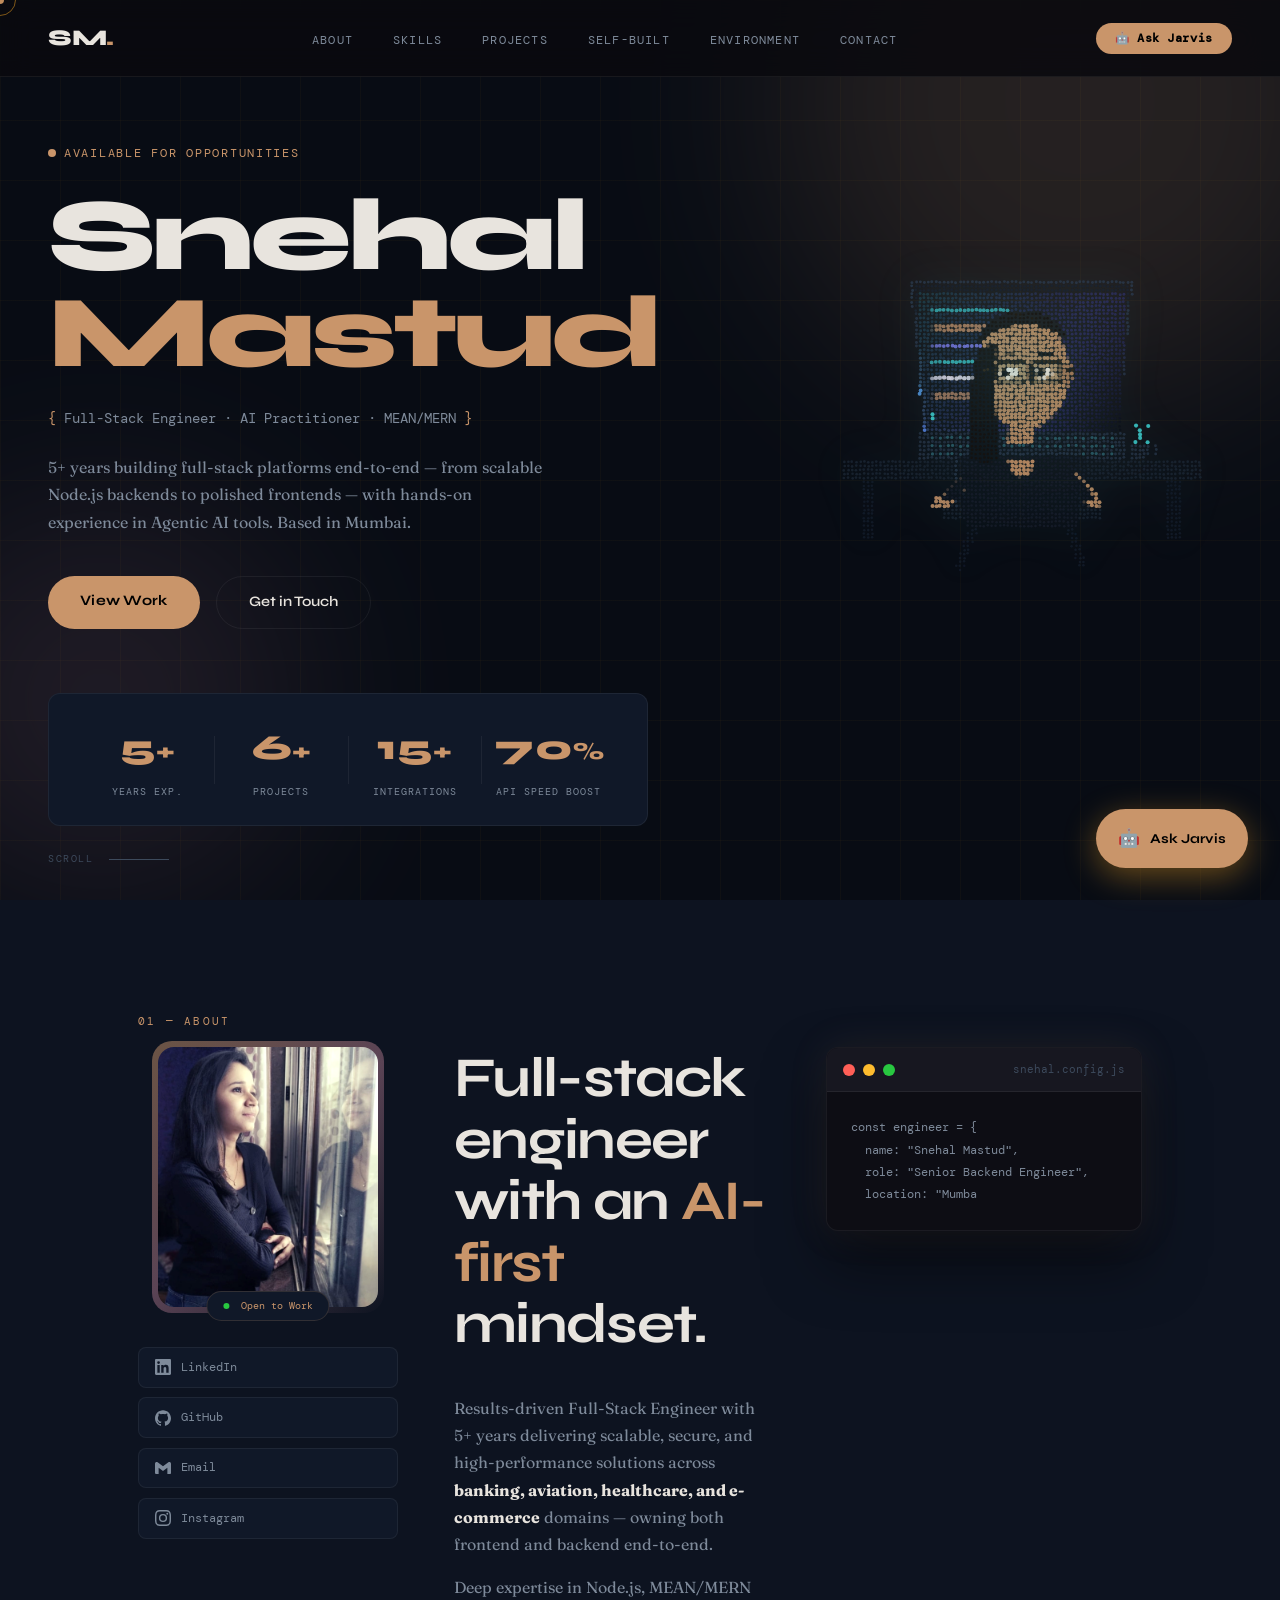
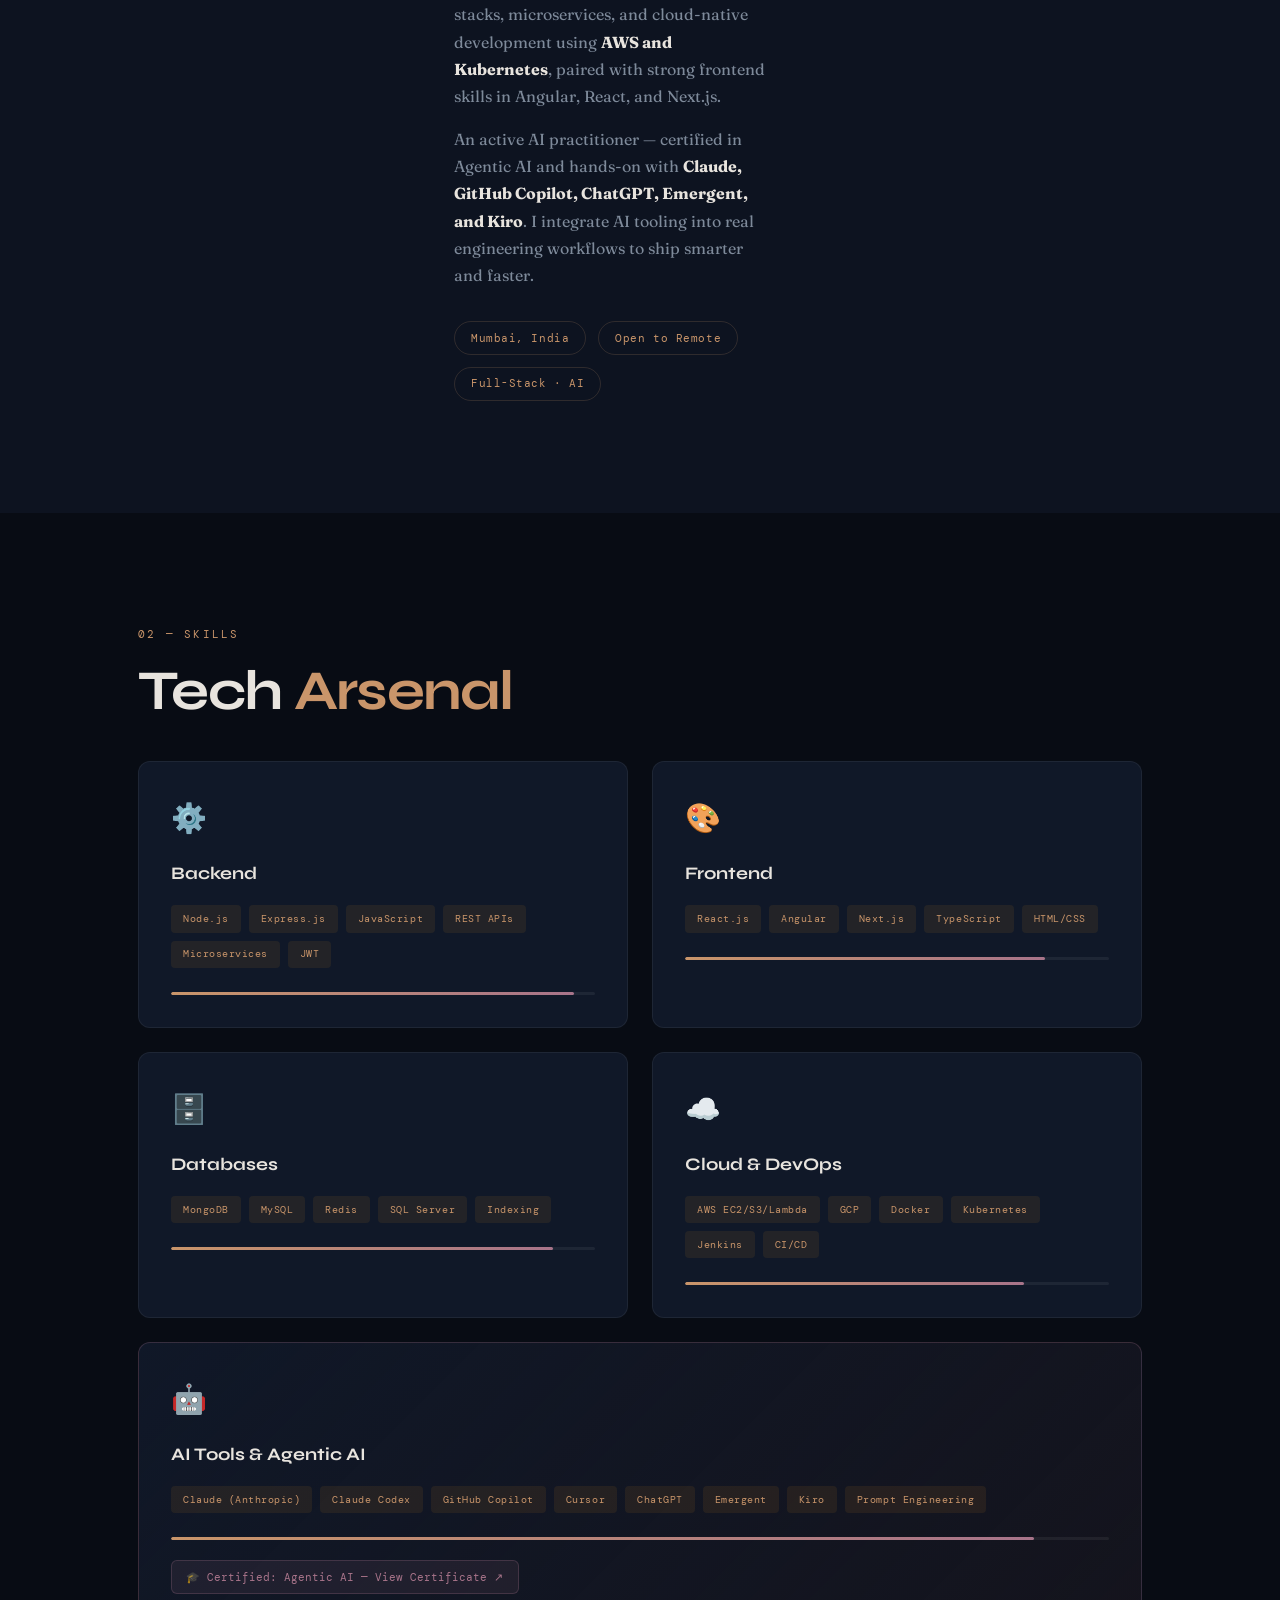
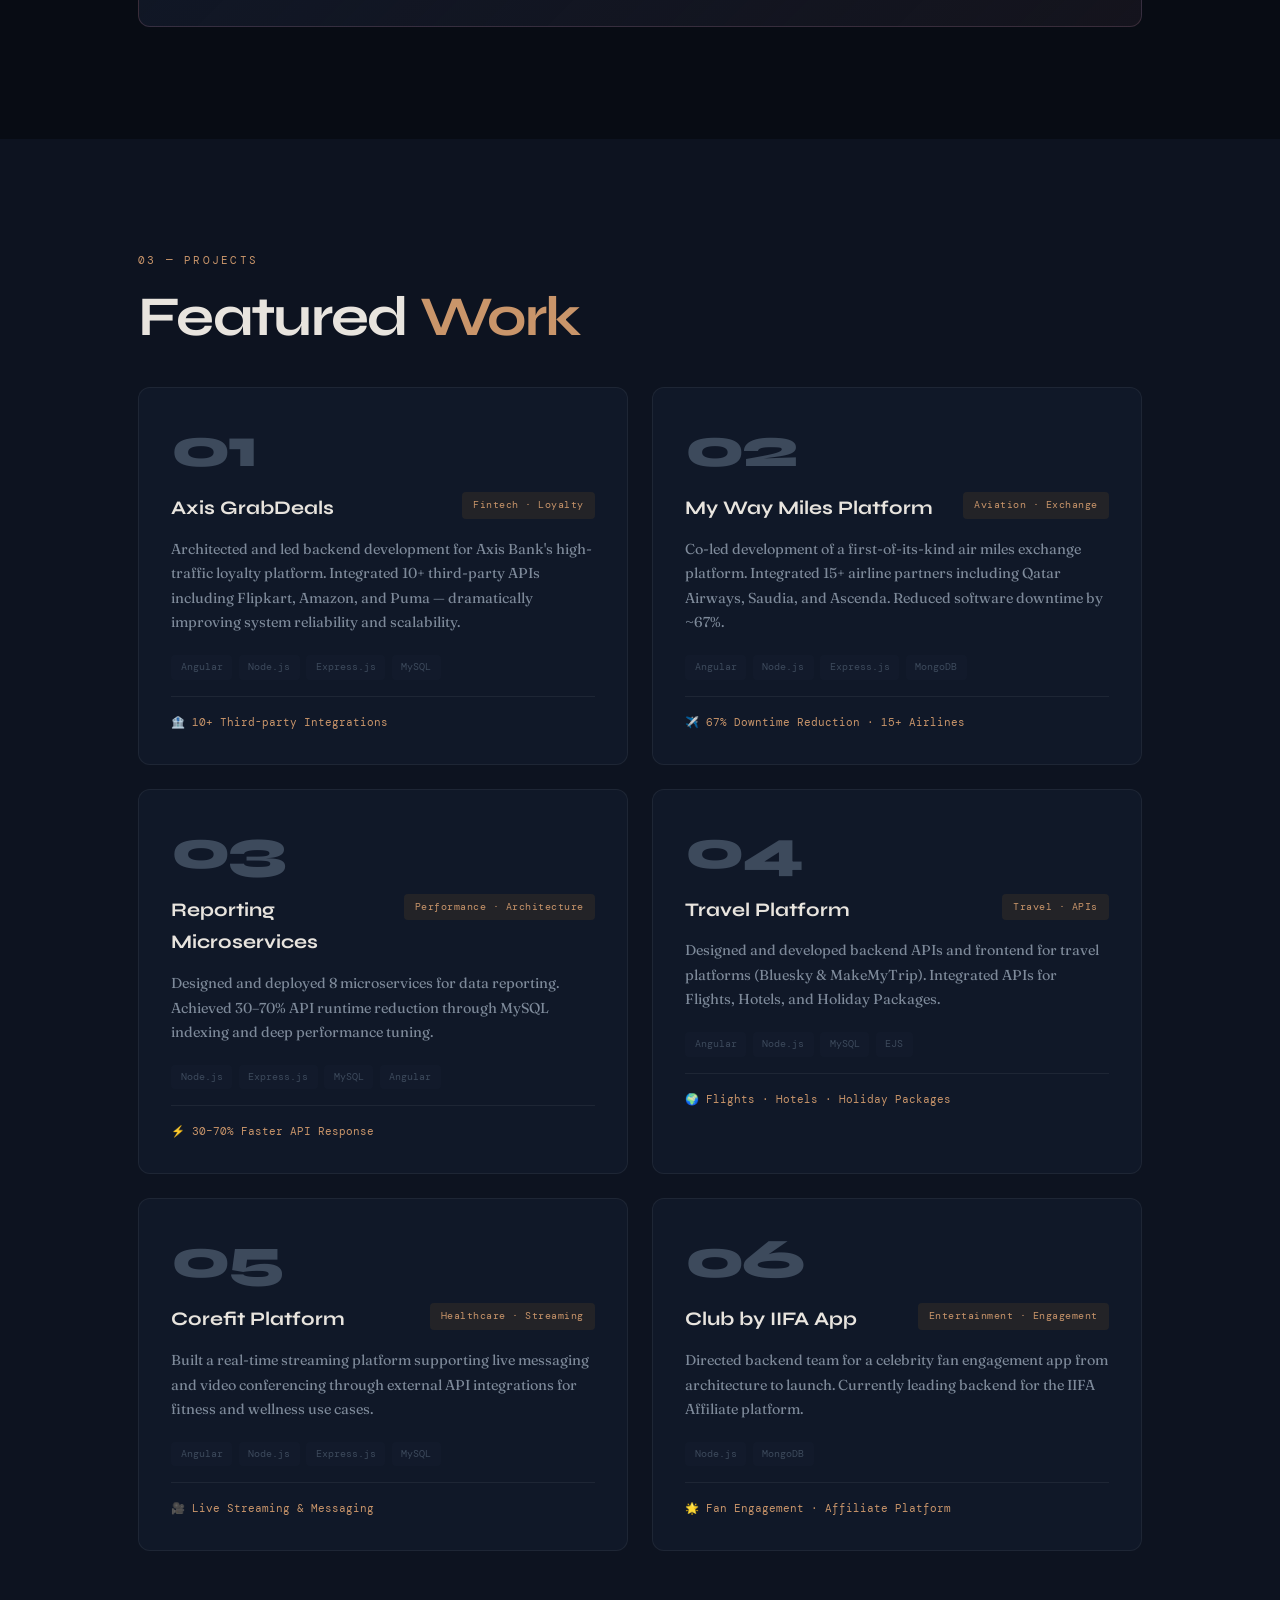
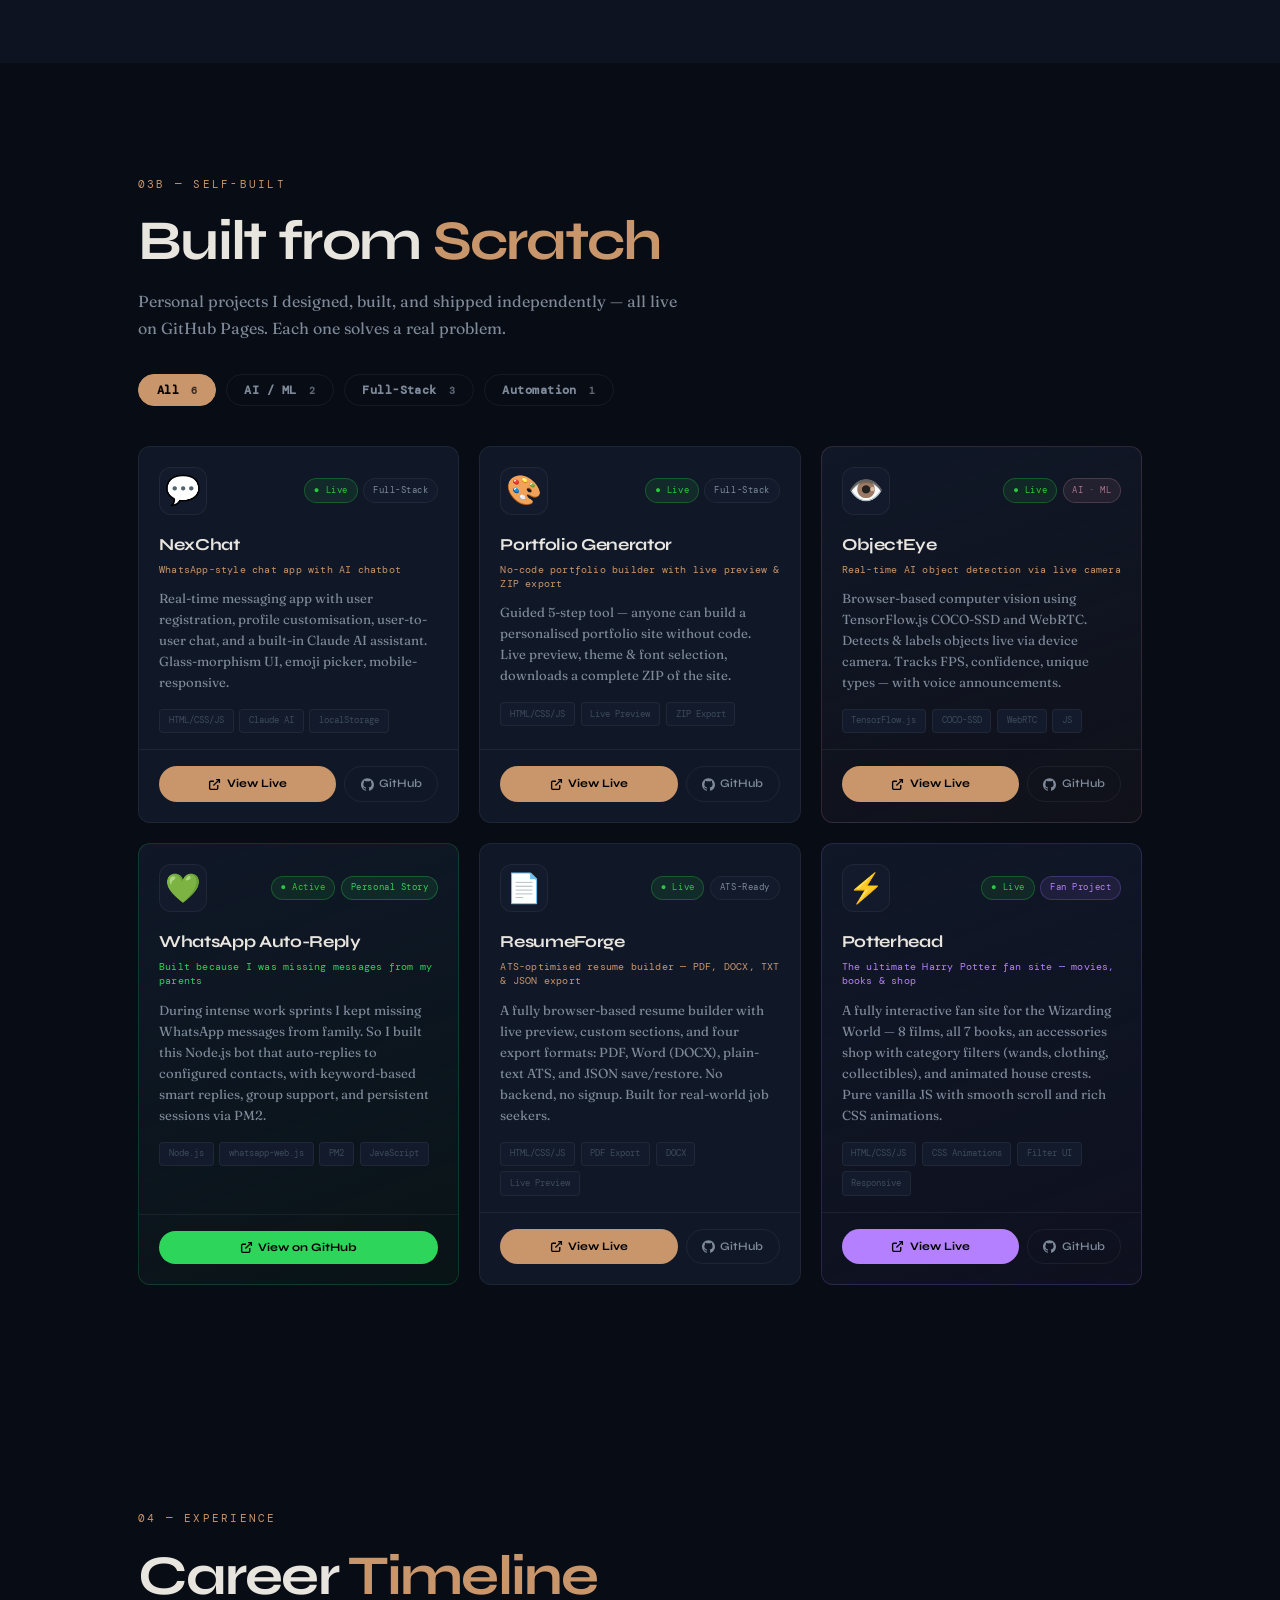
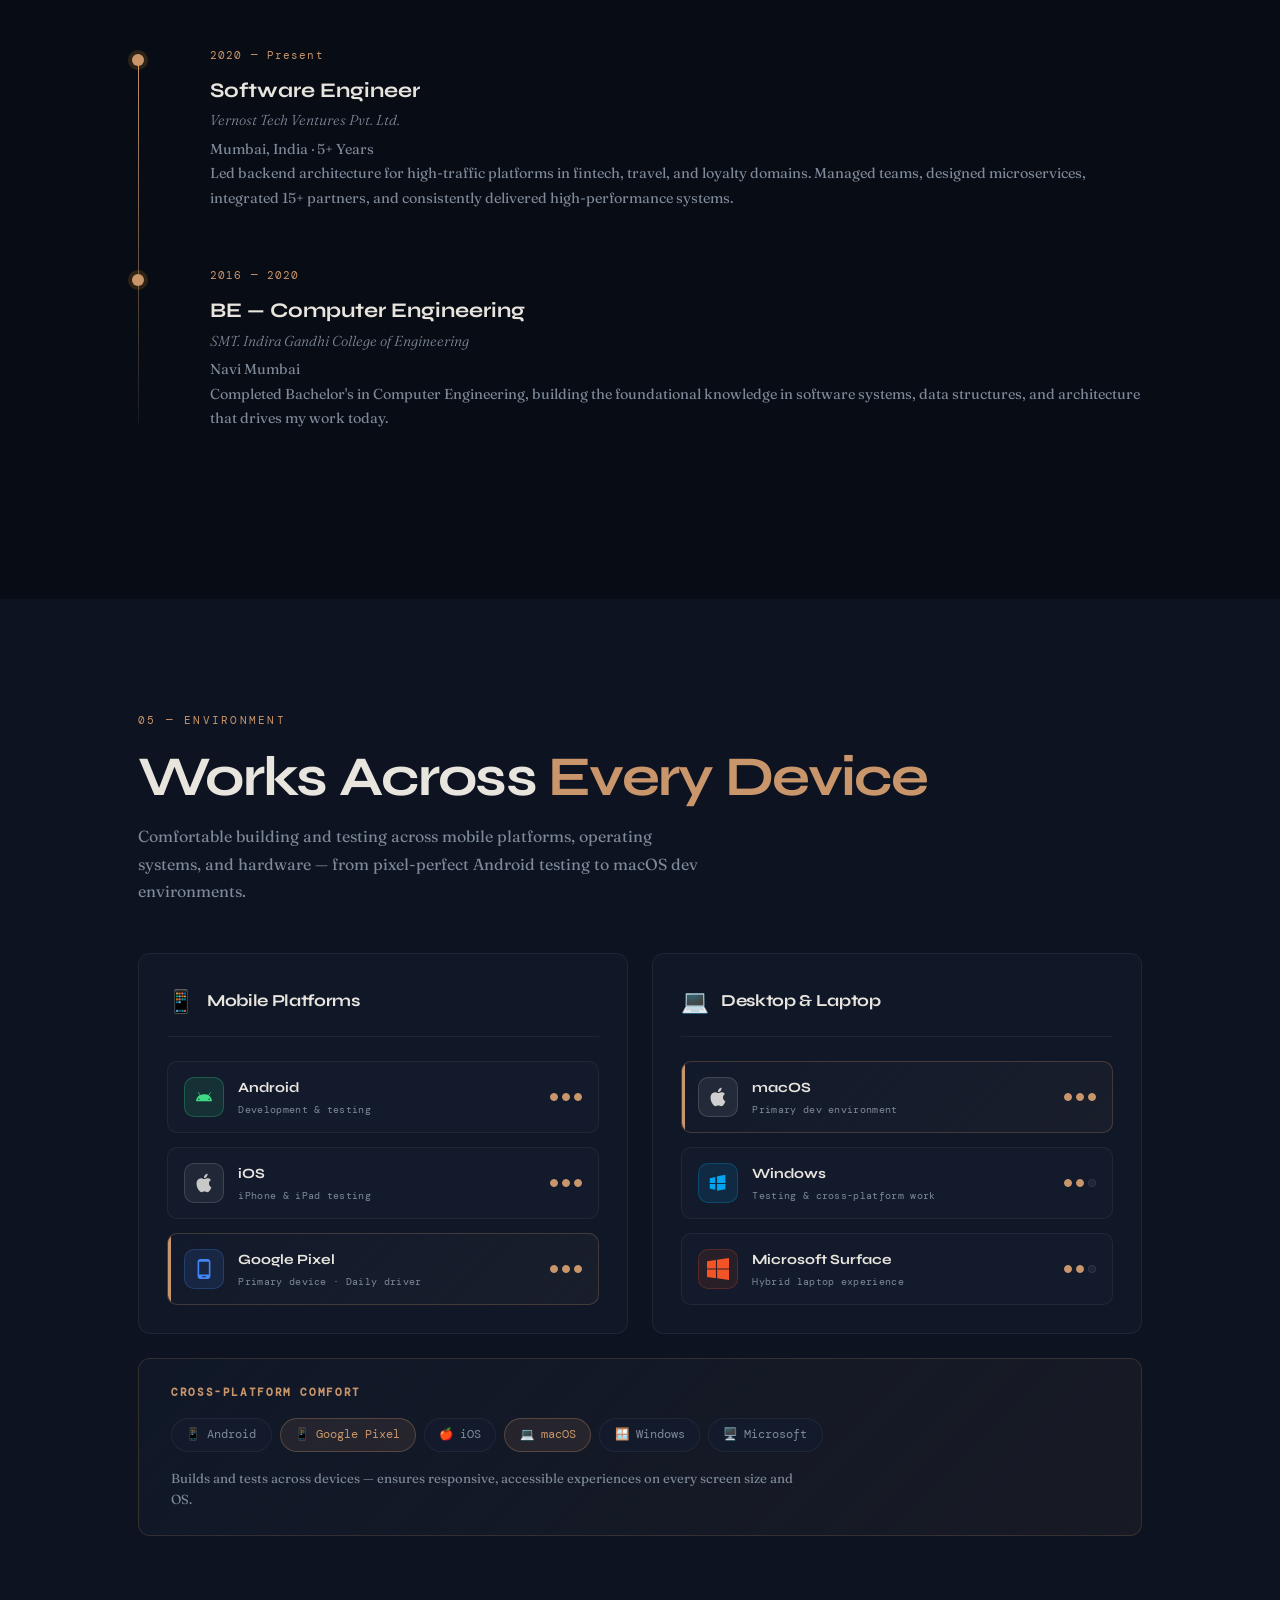
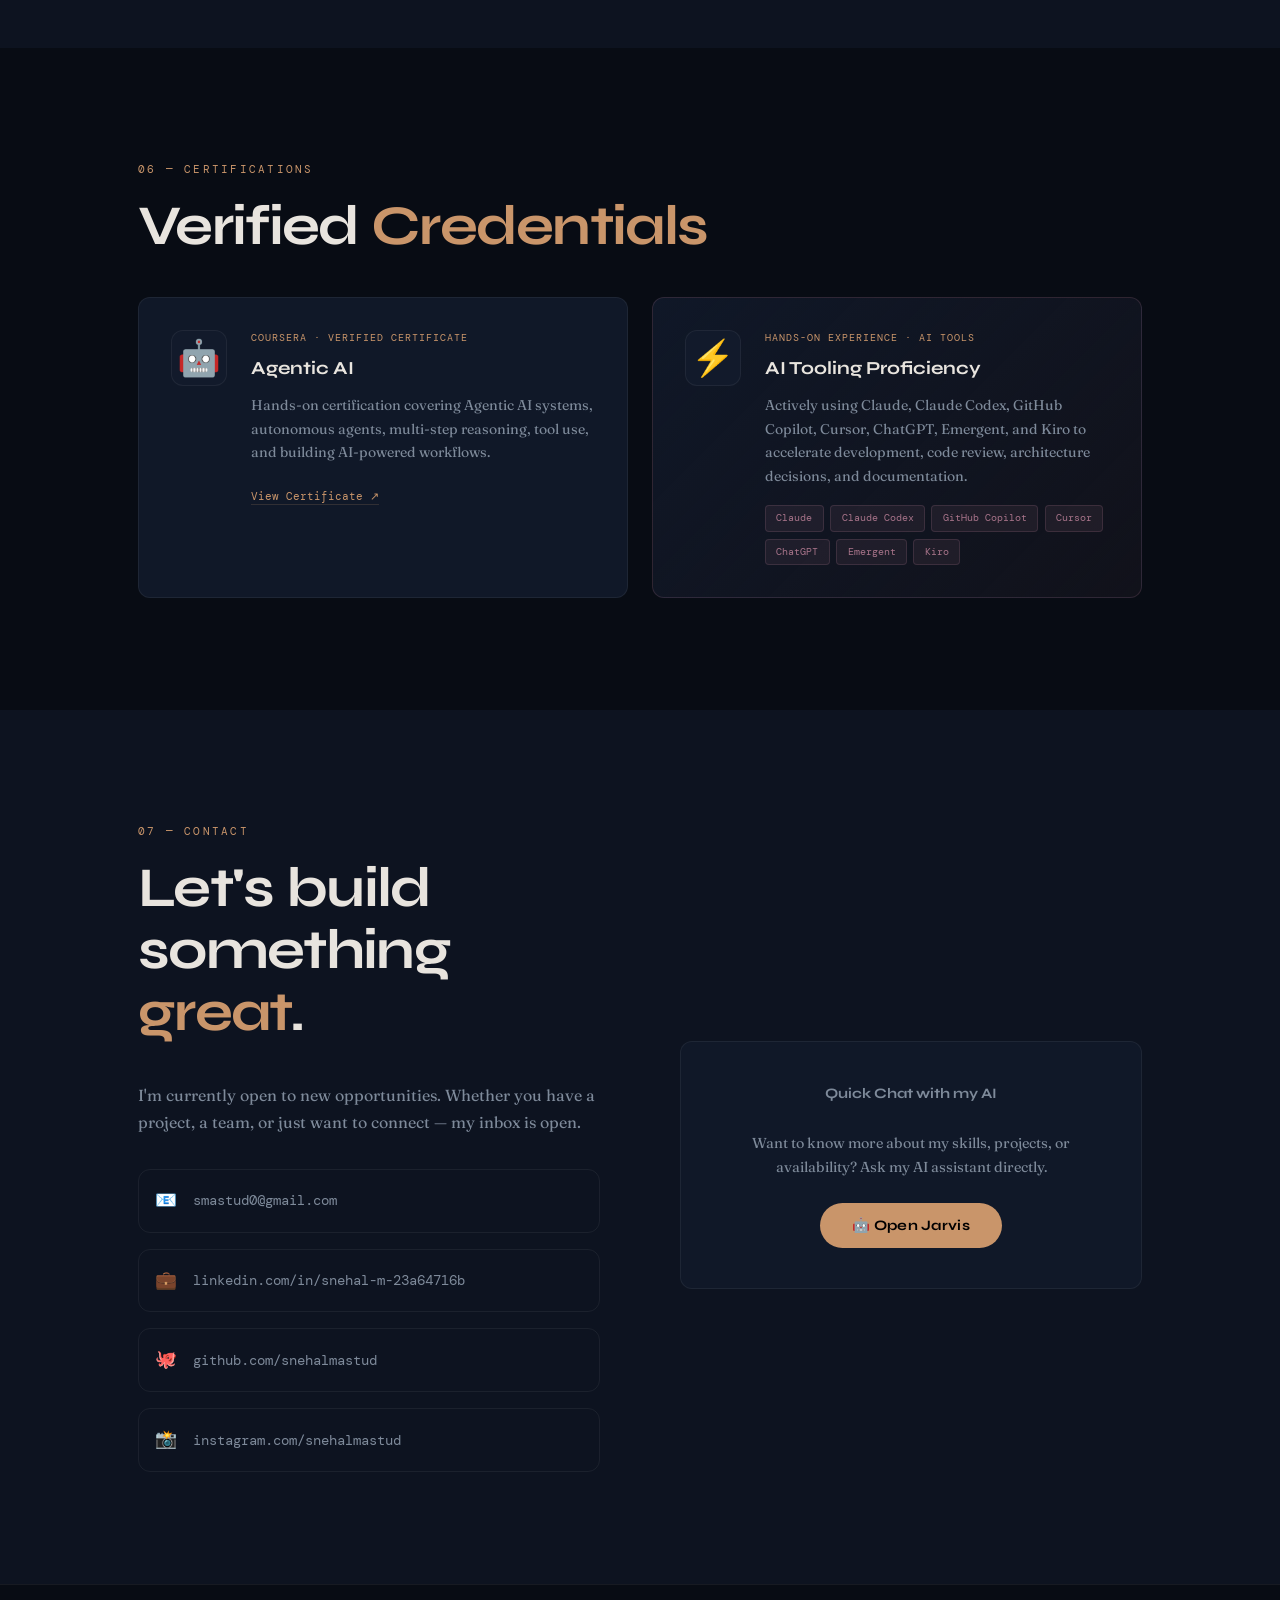
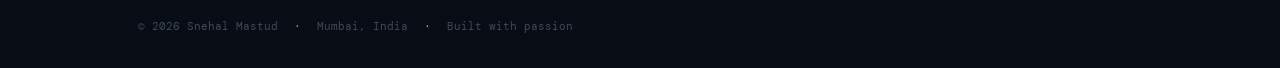
<file: index.html>
<!DOCTYPE html>
<html lang="en">
<head>
  <meta charset="UTF-8" />
  <meta name="viewport" content="width=device-width, initial-scale=1.0"/>
  <title>Snehal Mastud — Full-Stack & AI Engineer</title>
  <link rel="stylesheet" href="style.css" />
  <link href="https://fonts.googleapis.com/css2?family=Syne:wght@400;600;700;800&family=DM+Mono:ital,wght@0,300;0,400;1,300&family=Fraunces:ital,wght@0,300;0,700;1,300&display=swap" rel="stylesheet"/>
</head>
<body>

  <!-- Cursor -->
  <div class="cursor" id="cursor"></div>
  <div class="cursor-follower" id="cursor-follower"></div>

  <!-- Nav -->
  <nav class="nav" id="nav">
    <div class="nav-logo">SM<span class="dot">.</span></div>
    <ul class="nav-links">
      <li><a href="#about">About</a></li>
      <li><a href="#skills">Skills</a></li>
      <li><a href="#projects">Projects</a></li>
      <li><a href="#selfbuilt">Self-Built</a></li>
      <li><a href="#environment">Environment</a></li>
      <li><a href="#contact">Contact</a></li>
    </ul>
    <button class="chat-nav-btn" onclick="window.open('jarvis.html','_blank')">🤖 Ask Jarvis</button>
  </nav>

  <!-- Hero -->
  <section class="hero" id="hero">
    <div class="hero-bg">
      <div class="grid-overlay"></div>
      <div class="glow glow-1"></div>
      <div class="glow glow-2"></div>
    </div>

    <div class="hero-two-col">
      <!-- LEFT: text -->
      <div class="hero-content">
        <div class="hero-tag reveal">Available for opportunities</div>
        <h1 class="hero-title reveal">
          <span class="line">Snehal</span>
          <span class="line accent">Mastud</span>
        </h1>
        <p class="hero-role reveal"><span class="mono">{ </span>Full-Stack Engineer · AI Practitioner · MEAN/MERN<span class="mono"> }</span></p>
        <p class="hero-sub reveal">5+ years building full-stack platforms end-to-end — from scalable Node.js backends to polished frontends — with hands-on experience in Agentic AI tools. Based in Mumbai.</p>
        <div class="hero-cta reveal">
          <a href="#projects" class="btn-primary">View Work</a>
          <a href="#contact" class="btn-outline">Get in Touch</a>
        </div>
      </div>

      <!-- RIGHT: particle portrait -->
      <div class="hero-portrait-wrap" id="heroPortraitWrap">
        <canvas id="particleCanvas"></canvas>
        <div class="portrait-hint">hover to interact</div>
      </div>
    </div>

    <div class="hero-stats reveal">
      <div class="stat"><span class="stat-num" data-target="5">0</span><span>+</span><p>Years Exp.</p></div>
      <div class="stat-divider"></div>
      <div class="stat"><span class="stat-num" data-target="6">0</span><span>+</span><p>Projects</p></div>
      <div class="stat-divider"></div>
      <div class="stat"><span class="stat-num" data-target="15">0</span><span>+</span><p>Integrations</p></div>
      <div class="stat-divider"></div>
      <div class="stat"><span class="stat-num" data-target="70">0</span><span>%</span><p>API Speed Boost</p></div>
    </div>
    <div class="scroll-hint">
      <span>Scroll</span>
      <div class="scroll-line"></div>
    </div>
  </section>

  <!-- About -->
  <section class="about section" id="about">
    <div class="container">
      <div class="section-label reveal">01 — About</div>
      <div class="about-grid">
        <div class="about-photo-col reveal">
          <div class="photo-wrap">
            <img src="snehal.jpg" alt="Snehal Mastud" class="profile-photo" />
            <div class="photo-border"></div>
            <div class="photo-badge">
              <span class="online-dot"></span> Open to Work
            </div>
          </div>
          <div class="social-links">
            <a href="https://www.linkedin.com/in/snehal-m-23a64716b/" target="_blank" class="social-btn">
              <svg width="16" height="16" viewBox="0 0 24 24" fill="currentColor"><path d="M20.447 20.452h-3.554v-5.569c0-1.328-.027-3.037-1.852-3.037-1.853 0-2.136 1.445-2.136 2.939v5.667H9.351V9h3.414v1.561h.046c.477-.9 1.637-1.85 3.37-1.85 3.601 0 4.267 2.37 4.267 5.455v6.286zM5.337 7.433a2.062 2.062 0 0 1-2.063-2.065 2.064 2.064 0 1 1 2.063 2.065zm1.782 13.019H3.555V9h3.564v11.452zM22.225 0H1.771C.792 0 0 .774 0 1.729v20.542C0 23.227.792 24 1.771 24h20.451C23.2 24 24 23.227 24 22.271V1.729C24 .774 23.2 0 22.222 0h.003z"/></svg>
              LinkedIn
            </a>
            <a href="https://github.com/snehalmastud" target="_blank" class="social-btn">
              <svg width="16" height="16" viewBox="0 0 24 24" fill="currentColor"><path d="M12 .297c-6.63 0-12 5.373-12 12 0 5.303 3.438 9.8 8.205 11.385.6.113.82-.258.82-.577 0-.285-.01-1.04-.015-2.04-3.338.724-4.042-1.61-4.042-1.61C4.422 18.07 3.633 17.7 3.633 17.7c-1.087-.744.084-.729.084-.729 1.205.084 1.838 1.236 1.838 1.236 1.07 1.835 2.809 1.305 3.495.998.108-.776.417-1.305.76-1.605-2.665-.3-5.466-1.332-5.466-5.93 0-1.31.465-2.38 1.235-3.22-.135-.303-.54-1.523.105-3.176 0 0 1.005-.322 3.3 1.23.96-.267 1.98-.399 3-.405 1.02.006 2.04.138 3 .405 2.28-1.552 3.285-1.23 3.285-1.23.645 1.653.24 2.873.12 3.176.765.84 1.23 1.91 1.23 3.22 0 4.61-2.805 5.625-5.475 5.92.42.36.81 1.096.81 2.22 0 1.606-.015 2.896-.015 3.286 0 .315.21.69.825.57C20.565 22.092 24 17.592 24 12.297c0-6.627-5.373-12-12-12"/></svg>
              GitHub
            </a>
            <a href="mailto:smastud0@gmail.com" class="social-btn">
              <svg width="16" height="16" viewBox="0 0 24 24" fill="currentColor"><path d="M24 5.457v13.909c0 .904-.732 1.636-1.636 1.636h-3.819V11.73L12 16.64l-6.545-4.91v9.273H1.636A1.636 1.636 0 0 1 0 19.366V5.457c0-2.023 2.309-3.178 3.927-1.964L5.455 4.64 12 9.548l6.545-4.91 1.528-1.145C21.69 2.28 24 3.434 24 5.457z"/></svg>
              Email
            </a>
            <a href="https://www.instagram.com/snehalmastud" target="_blank" class="social-btn">
              <svg width="16" height="16" viewBox="0 0 24 24" fill="currentColor"><path d="M12 2.163c3.204 0 3.584.012 4.85.07 3.252.148 4.771 1.691 4.919 4.919.058 1.265.069 1.645.069 4.849 0 3.205-.012 3.584-.069 4.849-.149 3.225-1.664 4.771-4.919 4.919-1.266.058-1.644.07-4.85.07-3.204 0-3.584-.012-4.849-.07-3.26-.149-4.771-1.699-4.919-4.92-.058-1.265-.07-1.644-.07-4.849 0-3.204.013-3.583.07-4.849.149-3.227 1.664-4.771 4.919-4.919 1.266-.057 1.645-.069 4.849-.069zM12 0C8.741 0 8.333.014 7.053.072 2.695.272.273 2.69.073 7.052.014 8.333 0 8.741 0 12c0 3.259.014 3.668.072 4.948.2 4.358 2.618 6.78 6.98 6.98C8.333 23.986 8.741 24 12 24c3.259 0 3.668-.014 4.948-.072 4.354-.2 6.782-2.618 6.979-6.98.059-1.28.073-1.689.073-4.948 0-3.259-.014-3.667-.072-4.947-.196-4.354-2.617-6.78-6.979-6.98C15.668.014 15.259 0 12 0zm0 5.838a6.162 6.162 0 1 0 0 12.324 6.162 6.162 0 0 0 0-12.324zM12 16a4 4 0 1 1 0-8 4 4 0 0 1 0 8zm6.406-11.845a1.44 1.44 0 1 0 0 2.881 1.44 1.44 0 0 0 0-2.881z"/></svg>
              Instagram
            </a>
          </div>
        </div>
        <div class="about-text reveal">
          <h2 class="section-title">Full-stack engineer with an <em>AI-first</em> mindset.</h2>
          <p>Results-driven Full-Stack Engineer with 5+ years delivering scalable, secure, and high-performance solutions across <strong>banking, aviation, healthcare, and e-commerce</strong> domains — owning both frontend and backend end-to-end.</p>
          <p>Deep expertise in Node.js, MEAN/MERN stacks, microservices, and cloud-native development using <strong>AWS and Kubernetes</strong>, paired with strong frontend skills in Angular, React, and Next.js.</p>
          <p>An active AI practitioner — certified in Agentic AI and hands-on with <strong>Claude, GitHub Copilot, ChatGPT, Emergent, and Kiro</strong>. I integrate AI tooling into real engineering workflows to ship smarter and faster.</p>
          <div class="about-badges">
            <span class="badge">Mumbai, India</span>
            <span class="badge">Open to Remote</span>
            <span class="badge">Full-Stack · AI</span>
          </div>
        </div>
        <div class="about-visual reveal">
          <div class="terminal">
            <div class="terminal-header">
              <span class="t-btn red"></span>
              <span class="t-btn yellow"></span>
              <span class="t-btn green"></span>
              <span class="t-title">snehal.config.js</span>
            </div>
            <div class="terminal-body">
              <pre id="terminal-text"></pre>
            </div>
          </div>
        </div>
      </div>
    </div>
  </section>

  <!-- Skills -->
  <section class="skills section" id="skills">
    <div class="container">
      <div class="section-label reveal">02 — Skills</div>
      <h2 class="section-title reveal">Tech <em>Arsenal</em></h2>
      <div class="skills-grid">
        <div class="skill-card reveal" data-delay="0">
          <div class="skill-icon">⚙️</div>
          <h3>Backend</h3>
          <div class="skill-tags">
            <span>Node.js</span><span>Express.js</span><span>JavaScript</span><span>REST APIs</span><span>Microservices</span><span>JWT</span>
          </div>
          <div class="skill-bar"><div class="skill-fill" data-width="95"></div></div>
        </div>
        <div class="skill-card reveal" data-delay="100">
          <div class="skill-icon">🎨</div>
          <h3>Frontend</h3>
          <div class="skill-tags">
            <span>React.js</span><span>Angular</span><span>Next.js</span><span>TypeScript</span><span>HTML/CSS</span>
          </div>
          <div class="skill-bar"><div class="skill-fill" data-width="85"></div></div>
        </div>
        <div class="skill-card reveal" data-delay="200">
          <div class="skill-icon">🗄️</div>
          <h3>Databases</h3>
          <div class="skill-tags">
            <span>MongoDB</span><span>MySQL</span><span>Redis</span><span>SQL Server</span><span>Indexing</span>
          </div>
          <div class="skill-bar"><div class="skill-fill" data-width="90"></div></div>
        </div>
        <div class="skill-card reveal" data-delay="300">
          <div class="skill-icon">☁️</div>
          <h3>Cloud & DevOps</h3>
          <div class="skill-tags">
            <span>AWS EC2/S3/Lambda</span><span>GCP</span><span>Docker</span><span>Kubernetes</span><span>Jenkins</span><span>CI/CD</span>
          </div>
          <div class="skill-bar"><div class="skill-fill" data-width="80"></div></div>
        </div>
        <div class="skill-card skill-card--ai reveal" data-delay="0">
          <div class="skill-icon">🤖</div>
          <h3>AI Tools & Agentic AI</h3>
          <div class="skill-tags">
            <span>Claude (Anthropic)</span><span>Claude Codex</span><span>GitHub Copilot</span><span>Cursor</span><span>ChatGPT</span><span>Emergent</span><span>Kiro</span><span>Prompt Engineering</span>
          </div>
          <div class="skill-bar"><div class="skill-fill" data-width="92"></div></div>
          <a href="https://www.coursera.org/account/accomplishments/verify/E7F2MHAH1GH0" target="_blank" class="cert-badge">
            🎓 Certified: Agentic AI — View Certificate ↗
          </a>
        </div>
      </div>
    </div>
  </section>

  <!-- Projects -->
  <section class="projects section" id="projects">
    <div class="container">
      <div class="section-label reveal">03 — Projects</div>
      <h2 class="section-title reveal">Featured <em>Work</em></h2>
      <div class="projects-list">

        <div class="project-card reveal" data-delay="0">
          <div class="project-num">01</div>
          <div class="project-content">
            <div class="project-header">
              <h3>Axis GrabDeals</h3>
              <span class="project-domain">Fintech · Loyalty</span>
            </div>
            <p>Architected and led backend development for Axis Bank's high-traffic loyalty platform. Integrated 10+ third-party APIs including Flipkart, Amazon, and Puma — dramatically improving system reliability and scalability.</p>
            <div class="project-tech"><span>Angular</span><span>Node.js</span><span>Express.js</span><span>MySQL</span></div>
            <div class="project-highlight">🏦 10+ Third-party Integrations</div>
          </div>
        </div>

        <div class="project-card reveal" data-delay="100">
          <div class="project-num">02</div>
          <div class="project-content">
            <div class="project-header">
              <h3>My Way Miles Platform</h3>
              <span class="project-domain">Aviation · Exchange</span>
            </div>
            <p>Co-led development of a first-of-its-kind air miles exchange platform. Integrated 15+ airline partners including Qatar Airways, Saudia, and Ascenda. Reduced software downtime by ~67%.</p>
            <div class="project-tech"><span>Angular</span><span>Node.js</span><span>Express.js</span><span>MongoDB</span></div>
            <div class="project-highlight">✈️ 67% Downtime Reduction · 15+ Airlines</div>
          </div>
        </div>

        <div class="project-card reveal" data-delay="200">
          <div class="project-num">03</div>
          <div class="project-content">
            <div class="project-header">
              <h3>Reporting Microservices</h3>
              <span class="project-domain">Performance · Architecture</span>
            </div>
            <p>Designed and deployed 8 microservices for data reporting. Achieved 30–70% API runtime reduction through MySQL indexing and deep performance tuning.</p>
            <div class="project-tech"><span>Node.js</span><span>Express.js</span><span>MySQL</span><span>Angular</span></div>
            <div class="project-highlight">⚡ 30–70% Faster API Response</div>
          </div>
        </div>

        <div class="project-card reveal" data-delay="0">
          <div class="project-num">04</div>
          <div class="project-content">
            <div class="project-header">
              <h3>Travel Platform</h3>
              <span class="project-domain">Travel · APIs</span>
            </div>
            <p>Designed and developed backend APIs and frontend for travel platforms (Bluesky & MakeMyTrip). Integrated APIs for Flights, Hotels, and Holiday Packages.</p>
            <div class="project-tech"><span>Angular</span><span>Node.js</span><span>MySQL</span><span>EJS</span></div>
            <div class="project-highlight">🌍 Flights · Hotels · Holiday Packages</div>
          </div>
        </div>

        <div class="project-card reveal" data-delay="100">
          <div class="project-num">05</div>
          <div class="project-content">
            <div class="project-header">
              <h3>Corefit Platform</h3>
              <span class="project-domain">Healthcare · Streaming</span>
            </div>
            <p>Built a real-time streaming platform supporting live messaging and video conferencing through external API integrations for fitness and wellness use cases.</p>
            <div class="project-tech"><span>Angular</span><span>Node.js</span><span>Express.js</span><span>MySQL</span></div>
            <div class="project-highlight">🎥 Live Streaming & Messaging</div>
          </div>
        </div>

        <div class="project-card reveal" data-delay="200">
          <div class="project-num">06</div>
          <div class="project-content">
            <div class="project-header">
              <h3>Club by IIFA App</h3>
              <span class="project-domain">Entertainment · Engagement</span>
            </div>
            <p>Directed backend team for a celebrity fan engagement app from architecture to launch. Currently leading backend for the IIFA Affiliate platform.</p>
            <div class="project-tech"><span>Node.js</span><span>MongoDB</span></div>
            <div class="project-highlight">🌟 Fan Engagement · Affiliate Platform</div>
          </div>
        </div>

      </div>
    </div>
  </section>

  <!-- Self-Built Projects -->
  <section class="selfbuilt section" id="selfbuilt">
    <div class="container">
      <div class="section-label reveal">03b — Self-Built</div>
      <h2 class="section-title reveal">Built from <em>Scratch</em></h2>
      <p class="selfbuilt-intro reveal">Personal projects I designed, built, and shipped independently — all live on GitHub Pages. Each one solves a real problem.</p>

      <!-- Filter tabs -->
      <div class="sb-filters reveal">
        <button class="sb-filter on" onclick="filterSB('all', this)">All <span>6</span></button>
        <button class="sb-filter" onclick="filterSB('ai', this)">AI / ML <span>2</span></button>
        <button class="sb-filter" onclick="filterSB('fullstack', this)">Full-Stack <span>3</span></button>
        <button class="sb-filter" onclick="filterSB('automation', this)">Automation <span>1</span></button>
      </div>

      <div class="selfbuilt-grid" id="sbGrid">

        <!-- NexChat -->
        <div class="sb-card reveal" data-delay="0" data-cat="fullstack">
          <div class="sb-card-inner">
            <div class="sb-card-front">
              <div class="sb-card-header">
                <div class="sb-icon-wrap">💬</div>
                <div class="sb-badges">
                  <span class="sb-badge live">● Live</span>
                  <span class="sb-badge">Full-Stack</span>
                </div>
              </div>
              <div class="sb-card-body">
                <h3>NexChat</h3>
                <p class="sb-tagline">WhatsApp-style chat app with AI chatbot</p>
                <p class="sb-desc">Real-time messaging app with user registration, profile customisation, user-to-user chat, and a built-in Claude AI assistant. Glass-morphism UI, emoji picker, mobile-responsive.</p>
                <div class="sb-tech">
                  <span>HTML/CSS/JS</span><span>Claude AI</span><span>localStorage</span>
                </div>
              </div>
              <div class="sb-card-footer">
                <a href="https://snehalmastud.github.io/chatapp/" target="_blank" class="sb-btn-live">
                  <svg width="13" height="13" viewBox="0 0 24 24" fill="none" stroke="currentColor" stroke-width="2.5"><path d="M18 13v6a2 2 0 0 1-2 2H5a2 2 0 0 1-2-2V8a2 2 0 0 1 2-2h6"/><polyline points="15 3 21 3 21 9"/><line x1="10" y1="14" x2="21" y2="3"/></svg>
                  View Live
                </a>
                <a href="https://github.com/snehalmastud/chatapp" target="_blank" class="sb-btn-gh">
                  <svg width="13" height="13" viewBox="0 0 24 24" fill="currentColor"><path d="M12 .297c-6.63 0-12 5.373-12 12 0 5.303 3.438 9.8 8.205 11.385.6.113.82-.258.82-.577 0-.285-.01-1.04-.015-2.04-3.338.724-4.042-1.61-4.042-1.61C4.422 18.07 3.633 17.7 3.633 17.7c-1.087-.744.084-.729.084-.729 1.205.084 1.838 1.236 1.838 1.236 1.07 1.835 2.809 1.305 3.495.998.108-.776.417-1.305.76-1.605-2.665-.3-5.466-1.332-5.466-5.93 0-1.31.465-2.38 1.235-3.22-.135-.303-.54-1.523.105-3.176 0 0 1.005-.322 3.3 1.23.96-.267 1.98-.399 3-.405 1.02.006 2.04.138 3 .405 2.28-1.552 3.285-1.23 3.285-1.23.645 1.653.24 2.873.12 3.176.765.84 1.23 1.91 1.23 3.22 0 4.61-2.805 5.625-5.475 5.92.42.36.81 1.096.81 2.22 0 1.606-.015 2.896-.015 3.286 0 .315.21.69.825.57C20.565 22.092 24 17.592 24 12.297c0-6.627-5.373-12-12-12"/></svg>
                  GitHub
                </a>
              </div>
            </div>
          </div>
        </div>

        <!-- Portfolio Generator -->
        <div class="sb-card reveal" data-delay="100" data-cat="fullstack">
          <div class="sb-card-inner">
            <div class="sb-card-front">
              <div class="sb-card-header">
                <div class="sb-icon-wrap">🎨</div>
                <div class="sb-badges">
                  <span class="sb-badge live">● Live</span>
                  <span class="sb-badge">Full-Stack</span>
                </div>
              </div>
              <div class="sb-card-body">
                <h3>Portfolio Generator</h3>
                <p class="sb-tagline">No-code portfolio builder with live preview & ZIP export</p>
                <p class="sb-desc">Guided 5-step tool — anyone can build a personalised portfolio site without code. Live preview, theme & font selection, downloads a complete ZIP of the site.</p>
                <div class="sb-tech">
                  <span>HTML/CSS/JS</span><span>Live Preview</span><span>ZIP Export</span>
                </div>
              </div>
              <div class="sb-card-footer">
                <a href="https://snehalmastud.github.io/portfolio-generator/" target="_blank" class="sb-btn-live">
                  <svg width="13" height="13" viewBox="0 0 24 24" fill="none" stroke="currentColor" stroke-width="2.5"><path d="M18 13v6a2 2 0 0 1-2 2H5a2 2 0 0 1-2-2V8a2 2 0 0 1 2-2h6"/><polyline points="15 3 21 3 21 9"/><line x1="10" y1="14" x2="21" y2="3"/></svg>
                  View Live
                </a>
                <a href="https://github.com/snehalmastud/portfolio-generator" target="_blank" class="sb-btn-gh">
                  <svg width="13" height="13" viewBox="0 0 24 24" fill="currentColor"><path d="M12 .297c-6.63 0-12 5.373-12 12 0 5.303 3.438 9.8 8.205 11.385.6.113.82-.258.82-.577 0-.285-.01-1.04-.015-2.04-3.338.724-4.042-1.61-4.042-1.61C4.422 18.07 3.633 17.7 3.633 17.7c-1.087-.744.084-.729.084-.729 1.205.084 1.838 1.236 1.838 1.236 1.07 1.835 2.809 1.305 3.495.998.108-.776.417-1.305.76-1.605-2.665-.3-5.466-1.332-5.466-5.93 0-1.31.465-2.38 1.235-3.22-.135-.303-.54-1.523.105-3.176 0 0 1.005-.322 3.3 1.23.96-.267 1.98-.399 3-.405 1.02.006 2.04.138 3 .405 2.28-1.552 3.285-1.23 3.285-1.23.645 1.653.24 2.873.12 3.176.765.84 1.23 1.91 1.23 3.22 0 4.61-2.805 5.625-5.475 5.92.42.36.81 1.096.81 2.22 0 1.606-.015 2.896-.015 3.286 0 .315.21.69.825.57C20.565 22.092 24 17.592 24 12.297c0-6.627-5.373-12-12-12"/></svg>
                  GitHub
                </a>
              </div>
            </div>
          </div>
        </div>

        <!-- ObjectEye -->
        <div class="sb-card sb-card--ai reveal" data-delay="200" data-cat="ai">
          <div class="sb-card-inner">
            <div class="sb-card-front">
              <div class="sb-card-header">
                <div class="sb-icon-wrap">👁️</div>
                <div class="sb-badges">
                  <span class="sb-badge live">● Live</span>
                  <span class="sb-badge ai-glow">AI · ML</span>
                </div>
              </div>
              <div class="sb-card-body">
                <h3>ObjectEye</h3>
                <p class="sb-tagline">Real-time AI object detection via live camera</p>
                <p class="sb-desc">Browser-based computer vision using TensorFlow.js COCO-SSD and WebRTC. Detects & labels objects live via device camera. Tracks FPS, confidence, unique types — with voice announcements.</p>
                <div class="sb-tech">
                  <span>TensorFlow.js</span><span>COCO-SSD</span><span>WebRTC</span><span>JS</span>
                </div>
              </div>
              <div class="sb-card-footer">
                <a href="https://snehalmastud.github.io/object-detector/" target="_blank" class="sb-btn-live">
                  <svg width="13" height="13" viewBox="0 0 24 24" fill="none" stroke="currentColor" stroke-width="2.5"><path d="M18 13v6a2 2 0 0 1-2 2H5a2 2 0 0 1-2-2V8a2 2 0 0 1 2-2h6"/><polyline points="15 3 21 3 21 9"/><line x1="10" y1="14" x2="21" y2="3"/></svg>
                  View Live
                </a>
                <a href="https://github.com/snehalmastud/object-detector" target="_blank" class="sb-btn-gh">
                  <svg width="13" height="13" viewBox="0 0 24 24" fill="currentColor"><path d="M12 .297c-6.63 0-12 5.373-12 12 0 5.303 3.438 9.8 8.205 11.385.6.113.82-.258.82-.577 0-.285-.01-1.04-.015-2.04-3.338.724-4.042-1.61-4.042-1.61C4.422 18.07 3.633 17.7 3.633 17.7c-1.087-.744.084-.729.084-.729 1.205.084 1.838 1.236 1.838 1.236 1.07 1.835 2.809 1.305 3.495.998.108-.776.417-1.305.76-1.605-2.665-.3-5.466-1.332-5.466-5.93 0-1.31.465-2.38 1.235-3.22-.135-.303-.54-1.523.105-3.176 0 0 1.005-.322 3.3 1.23.96-.267 1.98-.399 3-.405 1.02.006 2.04.138 3 .405 2.28-1.552 3.285-1.23 3.285-1.23.645 1.653.24 2.873.12 3.176.765.84 1.23 1.91 1.23 3.22 0 4.61-2.805 5.625-5.475 5.92.42.36.81 1.096.81 2.22 0 1.606-.015 2.896-.015 3.286 0 .315.21.69.825.57C20.565 22.092 24 17.592 24 12.297c0-6.627-5.373-12-12-12"/></svg>
                  GitHub
                </a>
              </div>
            </div>
          </div>
        </div>

        <!-- WhatsApp Auto-Reply — PERSONAL STORY CARD -->
        <div class="sb-card sb-card--heart reveal" data-delay="0" data-cat="automation">
          <div class="sb-card-inner">
            <div class="sb-card-front">
              <div class="sb-card-header">
                <div class="sb-icon-wrap">💚</div>
                <div class="sb-badges">
                  <span class="sb-badge live">● Active</span>
                  <span class="sb-badge heart-glow">Personal Story</span>
                </div>
              </div>
              <div class="sb-card-body">
                <h3>WhatsApp Auto-Reply</h3>
                <p class="sb-tagline">Built because I was missing messages from my parents</p>
                <p class="sb-desc">During intense work sprints I kept missing WhatsApp messages from family. So I built this Node.js bot that auto-replies to configured contacts, with keyword-based smart replies, group support, and persistent sessions via PM2.</p>
                <div class="sb-tech">
                  <span>Node.js</span><span>whatsapp-web.js</span><span>PM2</span><span>JavaScript</span>
                </div>
              </div>
              <div class="sb-card-footer">
                <a href="https://github.com/snehalmastud/whatsapp-autoreply" target="_blank" class="sb-btn-live sb-btn-heart">
                  <svg width="13" height="13" viewBox="0 0 24 24" fill="none" stroke="currentColor" stroke-width="2.5"><path d="M18 13v6a2 2 0 0 1-2 2H5a2 2 0 0 1-2-2V8a2 2 0 0 1 2-2h6"/><polyline points="15 3 21 3 21 9"/><line x1="10" y1="14" x2="21" y2="3"/></svg>
                  View on GitHub
                </a>
              </div>
            </div>
          </div>
        </div>

        <!-- Resume Builder -->
        <div class="sb-card reveal" data-delay="100" data-cat="fullstack">
          <div class="sb-card-inner">
            <div class="sb-card-front">
              <div class="sb-card-header">
                <div class="sb-icon-wrap">📄</div>
                <div class="sb-badges">
                  <span class="sb-badge live">● Live</span>
                  <span class="sb-badge">ATS-Ready</span>
                </div>
              </div>
              <div class="sb-card-body">
                <h3>ResumeForge</h3>
                <p class="sb-tagline">ATS-optimised resume builder — PDF, DOCX, TXT & JSON export</p>
                <p class="sb-desc">A fully browser-based resume builder with live preview, custom sections, and four export formats: PDF, Word (DOCX), plain-text ATS, and JSON save/restore. No backend, no signup. Built for real-world job seekers.</p>
                <div class="sb-tech">
                  <span>HTML/CSS/JS</span><span>PDF Export</span><span>DOCX</span><span>Live Preview</span>
                </div>
              </div>
              <div class="sb-card-footer">
                <a href="https://snehalmastud.github.io/resume-builder/" target="_blank" class="sb-btn-live">
                  <svg width="13" height="13" viewBox="0 0 24 24" fill="none" stroke="currentColor" stroke-width="2.5"><path d="M18 13v6a2 2 0 0 1-2 2H5a2 2 0 0 1-2-2V8a2 2 0 0 1 2-2h6"/><polyline points="15 3 21 3 21 9"/><line x1="10" y1="14" x2="21" y2="3"/></svg>
                  View Live
                </a>
                <a href="https://github.com/snehalmastud/resume-builder" target="_blank" class="sb-btn-gh">
                  <svg width="13" height="13" viewBox="0 0 24 24" fill="currentColor"><path d="M12 .297c-6.63 0-12 5.373-12 12 0 5.303 3.438 9.8 8.205 11.385.6.113.82-.258.82-.577 0-.285-.01-1.04-.015-2.04-3.338.724-4.042-1.61-4.042-1.61C4.422 18.07 3.633 17.7 3.633 17.7c-1.087-.744.084-.729.084-.729 1.205.084 1.838 1.236 1.838 1.236 1.07 1.835 2.809 1.305 3.495.998.108-.776.417-1.305.76-1.605-2.665-.3-5.466-1.332-5.466-5.93 0-1.31.465-2.38 1.235-3.22-.135-.303-.54-1.523.105-3.176 0 0 1.005-.322 3.3 1.23.96-.267 1.98-.399 3-.405 1.02.006 2.04.138 3 .405 2.28-1.552 3.285-1.23 3.285-1.23.645 1.653.24 2.873.12 3.176.765.84 1.23 1.91 1.23 3.22 0 4.61-2.805 5.625-5.475 5.92.42.36.81 1.096.81 2.22 0 1.606-.015 2.896-.015 3.286 0 .315.21.69.825.57C20.565 22.092 24 17.592 24 12.297c0-6.627-5.373-12-12-12"/></svg>
                  GitHub
                </a>
              </div>
            </div>
          </div>
        </div>

        <!-- Potterhead -->
        <div class="sb-card sb-card--magic reveal" data-delay="200" data-cat="fullstack">
          <div class="sb-card-inner">
            <div class="sb-card-front">
              <div class="sb-card-header">
                <div class="sb-icon-wrap">⚡</div>
                <div class="sb-badges">
                  <span class="sb-badge live">● Live</span>
                  <span class="sb-badge magic-glow">Fan Project</span>
                </div>
              </div>
              <div class="sb-card-body">
                <h3>Potterhead</h3>
                <p class="sb-tagline">The ultimate Harry Potter fan site — movies, books & shop</p>
                <p class="sb-desc">A fully interactive fan site for the Wizarding World — 8 films, all 7 books, an accessories shop with category filters (wands, clothing, collectibles), and animated house crests. Pure vanilla JS with smooth scroll and rich CSS animations.</p>
                <div class="sb-tech">
                  <span>HTML/CSS/JS</span><span>CSS Animations</span><span>Filter UI</span><span>Responsive</span>
                </div>
              </div>
              <div class="sb-card-footer">
                <a href="https://snehalmastud.github.io/potterhead/" target="_blank" class="sb-btn-live sb-btn-magic">
                  <svg width="13" height="13" viewBox="0 0 24 24" fill="none" stroke="currentColor" stroke-width="2.5"><path d="M18 13v6a2 2 0 0 1-2 2H5a2 2 0 0 1-2-2V8a2 2 0 0 1 2-2h6"/><polyline points="15 3 21 3 21 9"/><line x1="10" y1="14" x2="21" y2="3"/></svg>
                  View Live
                </a>
                <a href="https://github.com/snehalmastud/potterhead" target="_blank" class="sb-btn-gh">
                  <svg width="13" height="13" viewBox="0 0 24 24" fill="currentColor"><path d="M12 .297c-6.63 0-12 5.373-12 12 0 5.303 3.438 9.8 8.205 11.385.6.113.82-.258.82-.577 0-.285-.01-1.04-.015-2.04-3.338.724-4.042-1.61-4.042-1.61C4.422 18.07 3.633 17.7 3.633 17.7c-1.087-.744.084-.729.084-.729 1.205.084 1.838 1.236 1.838 1.236 1.07 1.835 2.809 1.305 3.495.998.108-.776.417-1.305.76-1.605-2.665-.3-5.466-1.332-5.466-5.93 0-1.31.465-2.38 1.235-3.22-.135-.303-.54-1.523.105-3.176 0 0 1.005-.322 3.3 1.23.96-.267 1.98-.399 3-.405 1.02.006 2.04.138 3 .405 2.28-1.552 3.285-1.23 3.285-1.23.645 1.653.24 2.873.12 3.176.765.84 1.23 1.91 1.23 3.22 0 4.61-2.805 5.625-5.475 5.92.42.36.81 1.096.81 2.22 0 1.606-.015 2.896-.015 3.286 0 .315.21.69.825.57C20.565 22.092 24 17.592 24 12.297c0-6.627-5.373-12-12-12"/></svg>
                  GitHub
                </a>
              </div>
            </div>
          </div>
        </div>

      </div>
    </div>
  </section>

  <!-- Experience -->
  <section class="experience section" id="experience">
    <div class="container">
      <div class="section-label reveal">04 — Experience</div>
      <h2 class="section-title reveal">Career <em>Timeline</em></h2>
      <div class="timeline">
        <div class="timeline-item reveal">
          <div class="timeline-dot"></div>
          <div class="timeline-content">
            <div class="timeline-date">2020 — Present</div>
            <h3>Software Engineer</h3>
            <h4>Vernost Tech Ventures Pvt. Ltd.</h4>
            <p>Mumbai, India · 5+ Years</p>
            <p>Led backend architecture for high-traffic platforms in fintech, travel, and loyalty domains. Managed teams, designed microservices, integrated 15+ partners, and consistently delivered high-performance systems.</p>
          </div>
        </div>
        <div class="timeline-item reveal">
          <div class="timeline-dot"></div>
          <div class="timeline-content">
            <div class="timeline-date">2016 — 2020</div>
            <h3>BE — Computer Engineering</h3>
            <h4>SMT. Indira Gandhi College of Engineering</h4>
            <p>Navi Mumbai</p>
            <p>Completed Bachelor's in Computer Engineering, building the foundational knowledge in software systems, data structures, and architecture that drives my work today.</p>
          </div>
        </div>
      </div>
    </div>
  </section>

  <!-- Environment & Devices -->
  <section class="environment section" id="environment">
    <div class="container">
      <div class="section-label reveal">05 — Environment</div>
      <h2 class="section-title reveal">Works Across <em>Every Device</em></h2>
      <p class="env-intro reveal">Comfortable building and testing across mobile platforms, operating systems, and hardware — from pixel-perfect Android testing to macOS dev environments.</p>

      <div class="env-grid">

        <!-- Mobile -->
        <div class="env-group reveal" data-delay="0">
          <div class="env-group-header">
            <div class="env-group-icon">📱</div>
            <h3>Mobile Platforms</h3>
          </div>
          <div class="env-devices">

            <div class="env-device">
              <div class="env-device-icon android-icon">
                <svg viewBox="0 0 24 24" fill="currentColor" width="22" height="22"><path d="M17.523 15.341a.83.83 0 0 1-.83-.831.83.83 0 0 1 .83-.83.83.83 0 0 1 .83.83.83.83 0 0 1-.83.831m-11.046 0a.83.83 0 0 1-.83-.831.83.83 0 0 1 .83-.83.83.83 0 0 1 .831.83.83.83 0 0 1-.831.831M17.7 10.04l1.679-2.908a.35.35 0 0 0-.128-.477.35.35 0 0 0-.477.128l-1.7 2.944A10.46 10.46 0 0 0 12 8.998c-1.49 0-2.906.311-4.074.729L6.226 6.783a.35.35 0 0 0-.477-.128.35.35 0 0 0-.128.477L7.3 10.04C4.95 11.378 3.37 13.768 3.37 16.5H20.63c0-2.732-1.58-5.122-3.93-6.46"/></svg>
              </div>
              <div class="env-device-info">
                <span class="env-device-name">Android</span>
                <span class="env-device-sub">Development & testing</span>
              </div>
              <div class="env-device-dots">
                <span class="env-dot active"></span>
                <span class="env-dot active"></span>
                <span class="env-dot active"></span>
              </div>
            </div>

            <div class="env-device">
              <div class="env-device-icon ios-icon">
                <svg viewBox="0 0 24 24" fill="currentColor" width="22" height="22"><path d="M18.71 19.5c-.83 1.24-1.71 2.45-3.05 2.47-1.34.03-1.77-.79-3.29-.79-1.53 0-2 .77-3.27.82-1.31.05-2.3-1.32-3.14-2.53C4.25 17 2.94 12.45 4.7 9.39c.87-1.52 2.43-2.48 4.12-2.51 1.28-.02 2.5.87 3.29.87.78 0 2.26-1.07 3.8-.91.65.03 2.47.26 3.64 1.98-.09.06-2.17 1.28-2.15 3.81.03 3.02 2.65 4.03 2.68 4.04-.03.07-.42 1.44-1.38 2.83M13 3.5c.73-.83 1.94-1.46 2.94-1.5.13 1.17-.34 2.35-1.04 3.19-.69.85-1.83 1.51-2.95 1.42-.15-1.15.41-2.35 1.05-3.11z"/></svg>
              </div>
              <div class="env-device-info">
                <span class="env-device-name">iOS</span>
                <span class="env-device-sub">iPhone & iPad testing</span>
              </div>
              <div class="env-device-dots">
                <span class="env-dot active"></span>
                <span class="env-dot active"></span>
                <span class="env-dot active"></span>
              </div>
            </div>

            <div class="env-device env-device--highlight">
              <div class="env-device-icon pixel-icon">
                <svg viewBox="0 0 24 24" fill="currentColor" width="22" height="22"><path d="M16 1H8C6.34 1 5 2.34 5 4v16c0 1.66 1.34 3 3 3h8c1.66 0 3-1.34 3-3V4c0-1.66-1.34-3-3-3zm-2 20h-4v-1h4v1zm3.25-3H6.75V4h10.5v14z"/></svg>
              </div>
              <div class="env-device-info">
                <span class="env-device-name">Google Pixel</span>
                <span class="env-device-sub">Primary device · Daily driver</span>
              </div>
              <div class="env-device-dots">
                <span class="env-dot active"></span>
                <span class="env-dot active"></span>
                <span class="env-dot active"></span>
              </div>
            </div>

          </div>
        </div>

        <!-- Desktop / Laptop -->
        <div class="env-group reveal" data-delay="150">
          <div class="env-group-header">
            <div class="env-group-icon">💻</div>
            <h3>Desktop & Laptop</h3>
          </div>
          <div class="env-devices">

            <div class="env-device env-device--highlight">
              <div class="env-device-icon macos-icon">
                <svg viewBox="0 0 24 24" fill="currentColor" width="22" height="22"><path d="M18.71 19.5c-.83 1.24-1.71 2.45-3.05 2.47-1.34.03-1.77-.79-3.29-.79-1.53 0-2 .77-3.27.82-1.31.05-2.3-1.32-3.14-2.53C4.25 17 2.94 12.45 4.7 9.39c.87-1.52 2.43-2.48 4.12-2.51 1.28-.02 2.5.87 3.29.87.78 0 2.26-1.07 3.8-.91.65.03 2.47.26 3.64 1.98-.09.06-2.17 1.28-2.15 3.81.03 3.02 2.65 4.03 2.68 4.04-.03.07-.42 1.44-1.38 2.83M13 3.5c.73-.83 1.94-1.46 2.94-1.5.13 1.17-.34 2.35-1.04 3.19-.69.85-1.83 1.51-2.95 1.42-.15-1.15.41-2.35 1.05-3.11z"/></svg>
              </div>
              <div class="env-device-info">
                <span class="env-device-name">macOS</span>
                <span class="env-device-sub">Primary dev environment</span>
              </div>
              <div class="env-device-dots">
                <span class="env-dot active"></span>
                <span class="env-dot active"></span>
                <span class="env-dot active"></span>
              </div>
            </div>

            <div class="env-device">
              <div class="env-device-icon windows-icon">
                <svg viewBox="0 0 24 24" fill="currentColor" width="22" height="22"><path d="M3 12V6.75l6-1.32v6.57H3zm17 0V3l-9 1.68v7.32h9zm-17 1h6v6.43L3 18.25V13zm17 0h-9v7.5l9-1.68V13z"/></svg>
              </div>
              <div class="env-device-info">
                <span class="env-device-name">Windows</span>
                <span class="env-device-sub">Testing & cross-platform work</span>
              </div>
              <div class="env-device-dots">
                <span class="env-dot active"></span>
                <span class="env-dot active"></span>
                <span class="env-dot"></span>
              </div>
            </div>

            <div class="env-device">
              <div class="env-device-icon ms-icon">
                <svg viewBox="0 0 24 24" fill="currentColor" width="22" height="22"><path d="M0 3.449L9.75 2.1v9.451H0m10.949-9.602L24 0v11.4H10.949M0 12.6h9.75v9.451L0 20.699M10.949 12.6H24V24l-12.9-1.801"/></svg>
              </div>
              <div class="env-device-info">
                <span class="env-device-name">Microsoft Surface</span>
                <span class="env-device-sub">Hybrid laptop experience</span>
              </div>
              <div class="env-device-dots">
                <span class="env-dot active"></span>
                <span class="env-dot active"></span>
                <span class="env-dot"></span>
              </div>
            </div>

          </div>
        </div>

        <!-- Cross-Platform comfort strip -->
        <div class="env-compat reveal" data-delay="300">
          <div class="env-compat-inner">
            <span class="env-compat-label">Cross-Platform Comfort</span>
            <div class="env-compat-pills">
              <span class="env-pill">📱 Android</span>
              <span class="env-pill env-pill--highlight">📱 Google Pixel</span>
              <span class="env-pill">🍎 iOS</span>
              <span class="env-pill env-pill--highlight">💻 macOS</span>
              <span class="env-pill">🪟 Windows</span>
              <span class="env-pill">🖥️ Microsoft</span>
            </div>
            <p class="env-compat-note">Builds and tests across devices — ensures responsive, accessible experiences on every screen size and OS.</p>
          </div>
        </div>

      </div>
    </div>
  </section>

  <!-- Certifications -->
  <section class="certs section" id="certifications">
    <div class="container">
      <div class="section-label reveal">06 — Certifications</div>
      <h2 class="section-title reveal">Verified <em>Credentials</em></h2>
      <div class="certs-grid">
        <div class="cert-card reveal">
          <div class="cert-icon-wrap">🤖</div>
          <div class="cert-body">
            <div class="cert-issuer">Coursera · Verified Certificate</div>
            <h3>Agentic AI</h3>
            <p>Hands-on certification covering Agentic AI systems, autonomous agents, multi-step reasoning, tool use, and building AI-powered workflows.</p>
            <a href="https://www.coursera.org/account/accomplishments/verify/E7F2MHAH1GH0" target="_blank" class="cert-link">
              View Certificate ↗
            </a>
          </div>
        </div>
        <div class="cert-card cert-card--tools reveal" data-delay="150">
          <div class="cert-icon-wrap">⚡</div>
          <div class="cert-body">
            <div class="cert-issuer">Hands-on Experience · AI Tools</div>
            <h3>AI Tooling Proficiency</h3>
            <p>Actively using Claude, Claude Codex, GitHub Copilot, Cursor, ChatGPT, Emergent, and Kiro to accelerate development, code review, architecture decisions, and documentation.</p>
            <div class="cert-tool-tags">
              <span>Claude</span><span>Claude Codex</span><span>GitHub Copilot</span><span>Cursor</span><span>ChatGPT</span><span>Emergent</span><span>Kiro</span>
            </div>
          </div>
        </div>
      </div>
    </div>
  </section>

  <!-- Contact -->
  <section class="contact section" id="contact">
    <div class="container">
      <div class="section-label reveal">07 — Contact</div>
      <div class="contact-grid">
        <div class="contact-left reveal">
          <h2 class="section-title">Let's build something <em>great</em>.</h2>
          <p>I'm currently open to new opportunities. Whether you have a project, a team, or just want to connect — my inbox is open.</p>
          <div class="contact-links">
            <a href="mailto:smastud0@gmail.com" class="contact-item">
              <span class="contact-icon">📧</span>
              <span>smastud0@gmail.com</span>
            </a>
            <a href="https://www.linkedin.com/in/snehal-m-23a64716b/" target="_blank" class="contact-item">
              <span class="contact-icon">💼</span>
              <span>linkedin.com/in/snehal-m-23a64716b</span>
            </a>
            <a href="https://github.com/snehalmastud" target="_blank" class="contact-item">
              <span class="contact-icon">🐙</span>
              <span>github.com/snehalmastud</span>
            </a>
            <a href="https://www.instagram.com/snehalmastud" target="_blank" class="contact-item">
              <span class="contact-icon">📸</span>
              <span>instagram.com/snehalmastud</span>
            </a>
          </div>
        </div>
        <div class="contact-right reveal">
          <div class="contact-card">
            <p class="contact-card-title">Quick Chat with my AI</p>
            <p>Want to know more about my skills, projects, or availability? Ask my AI assistant directly.</p>
            <button class="btn-primary" onclick="window.open('jarvis.html','_blank')">🤖 Open Jarvis</button>
          </div>
        </div>
      </div>
    </div>
  </section>

  <!-- Footer -->
  <footer class="footer">
    <div class="container footer-inner">
      <span>© 2026 Snehal Mastud</span>
      <span class="footer-divider">·</span>
      <span>Mumbai, India</span>
      <span class="footer-divider">·</span>
      <span>Built with passion</span>
    </div>
  </footer>

  <!-- CHATBOT -->
  <div class="chat-bubble" id="chatBubble" onclick="window.open('jarvis.html','_blank')">
    <span class="chat-bubble-icon">🤖</span>
    <span class="chat-bubble-label">Ask Jarvis</span>
  </div>

  <script src="script.js"></script>
</body>
</html>
</file>
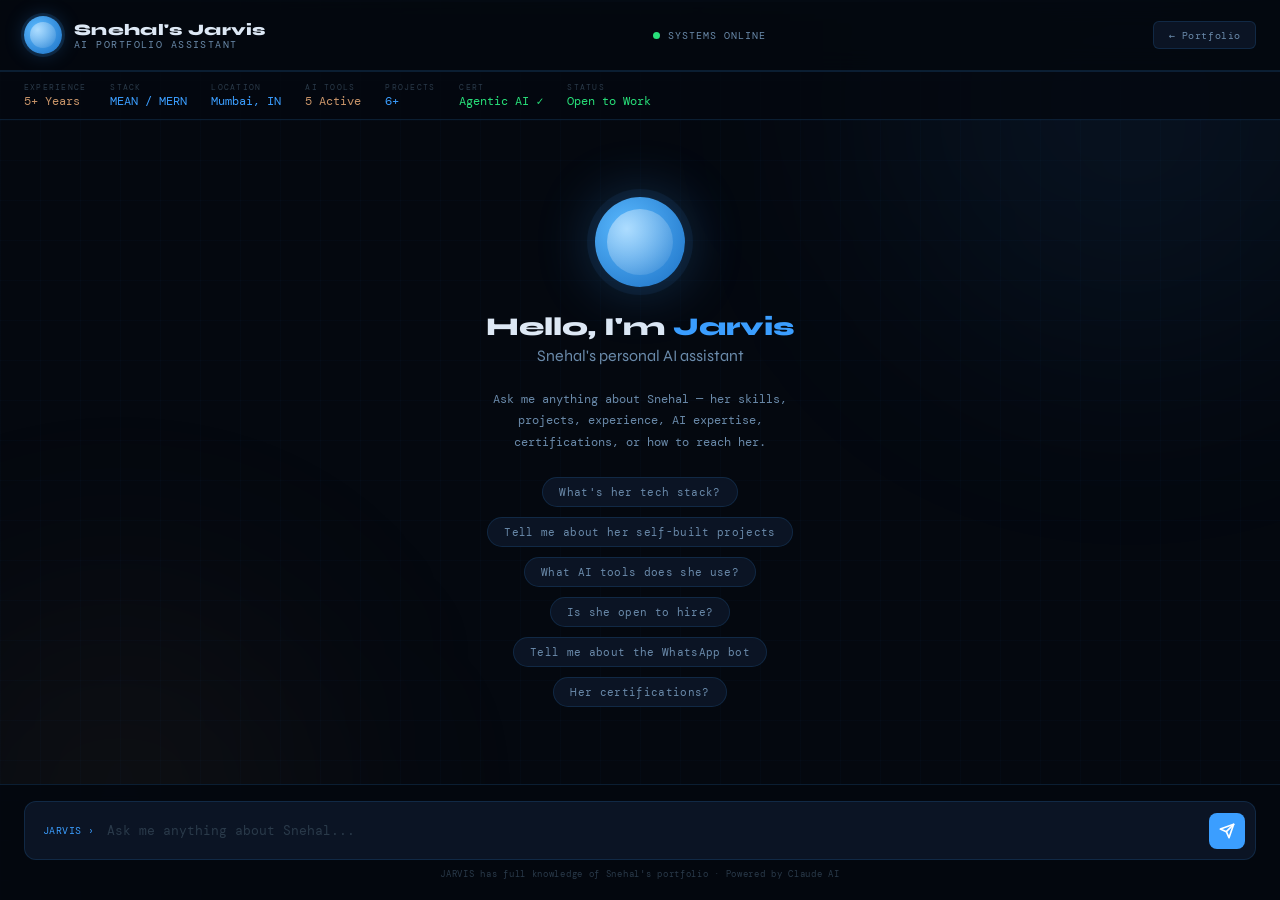
<file: jarvis.html>
<!DOCTYPE html>
<html lang="en">
<head>
  <meta charset="UTF-8"/>
  <meta name="viewport" content="width=device-width, initial-scale=1.0"/>
  <title>Snehal's Jarvis — AI Assistant</title>
  <link href="https://fonts.googleapis.com/css2?family=Syne:wght@400;600;700;800&family=DM+Mono:wght@300;400&display=swap" rel="stylesheet"/>
  <style>
    *, *::before, *::after { margin:0; padding:0; box-sizing:border-box; }

    :root {
      --bg: #04080f;
      --bg2: #070d1a;
      --card: #0b1424;
      --accent: #c9956a;
      --accent2: #a8748a;
      --blue: #3b9eff;
      --blue2: #1a6fc4;
      --text: #dde8f5;
      --text-muted: #6a8aaa;
      --text-dim: #2a3a4a;
      --border: rgba(59,158,255,0.15);
      --border-bright: rgba(59,158,255,0.35);
      --glow-blue: 0 0 20px rgba(59,158,255,0.25);
      --glow-amber: 0 0 20px rgba(201,149,106,0.2);
      --mono: 'DM Mono', monospace;
      --display: 'Syne', sans-serif;
    }

    html, body { height:100%; overflow:hidden; }

    body {
      background: var(--bg);
      font-family: var(--mono);
      color: var(--text);
      display: flex; flex-direction: column;
      position: relative;
    }

    /* ── BACKGROUND GRID + GLOW ── */
    .bg-layer {
      position: fixed; inset:0; z-index:0; pointer-events:none;
      background-image:
        linear-gradient(rgba(59,158,255,0.025) 1px, transparent 1px),
        linear-gradient(90deg, rgba(59,158,255,0.025) 1px, transparent 1px);
      background-size: 40px 40px;
    }
    .bg-glow {
      position: fixed; border-radius:50%; filter:blur(120px);
      pointer-events:none; z-index:0;
    }
    .bg-glow-1 { width:500px; height:500px; background: rgba(59,158,255,0.07); top:-150px; right:-100px; }
    .bg-glow-2 { width:400px; height:400px; background: rgba(201,149,106,0.06); bottom:-100px; left:-80px; }

    /* ── HEADER ── */
    .jarvis-header {
      position: relative; z-index:10;
      display: flex; align-items: center; justify-content: space-between;
      padding: 1rem 1.5rem;
      border-bottom: 1px solid var(--border);
      background: rgba(4,8,15,0.9);
      backdrop-filter: blur(12px);
      flex-shrink: 0;
    }
    .jarvis-brand {
      display: flex; align-items: center; gap: 0.75rem;
    }
    .jarvis-orb {
      width: 38px; height: 38px; border-radius: 50%;
      background: radial-gradient(circle at 35% 35%, #5bbaff, var(--blue2));
      box-shadow: 0 0 0 3px rgba(59,158,255,0.15), var(--glow-blue);
      flex-shrink:0; position:relative;
      animation: orbPulse 3s ease-in-out infinite;
    }
    .jarvis-orb::after {
      content:''; position:absolute; inset:6px; border-radius:50%;
      background: radial-gradient(circle at 30% 30%, rgba(255,255,255,0.5), transparent);
    }
    @keyframes orbPulse {
      0%,100% { box-shadow: 0 0 0 3px rgba(59,158,255,0.15), 0 0 20px rgba(59,158,255,0.25); }
      50% { box-shadow: 0 0 0 6px rgba(59,158,255,0.08), 0 0 40px rgba(59,158,255,0.4); }
    }
    .jarvis-brand-text { line-height:1.2; }
    .jarvis-name { font-family: var(--display); font-weight:800; font-size:1rem; letter-spacing:0.02em; color:var(--text); }
    .jarvis-sub { font-size:0.6rem; color:var(--text-muted); letter-spacing:0.15em; text-transform:uppercase; }

    .jarvis-status {
      display:flex; align-items:center; gap:0.5rem;
      font-size:0.62rem; color:var(--text-muted); letter-spacing:0.1em;
    }
    .status-dot {
      width:7px; height:7px; border-radius:50%; background:#28e07a;
      animation: statusPulse 2s infinite;
    }
    @keyframes statusPulse { 0%,100%{opacity:1} 50%{opacity:0.4} }

    .back-btn {
      font-family: var(--mono); font-size:0.65rem; color:var(--text-muted);
      background: var(--card); border: 1px solid var(--border);
      border-radius:6px; padding:0.4rem 0.9rem; text-decoration:none;
      transition: color 0.2s, border-color 0.2s;
      letter-spacing:0.05em;
    }
    .back-btn:hover { color:var(--blue); border-color:var(--border-bright); }

    /* ── SCAN LINE EFFECT ── */
    .scan-line {
      position: fixed; width:100%; height:2px;
      background: linear-gradient(90deg, transparent, rgba(59,158,255,0.4), transparent);
      animation: scan 8s linear infinite; z-index:1; pointer-events:none;
    }
    @keyframes scan { 0%{top:-2px} 100%{top:100vh} }

    /* ── MESSAGES AREA ── */
    .messages-area {
      flex:1; overflow-y:auto; padding:1.5rem;
      position:relative; z-index:5;
      display:flex; flex-direction:column; gap:1rem;
      scrollbar-width:thin; scrollbar-color: var(--border) transparent;
    }
    .messages-area::-webkit-scrollbar { width:4px; }
    .messages-area::-webkit-scrollbar-track { background:transparent; }
    .messages-area::-webkit-scrollbar-thumb { background: var(--border); border-radius:2px; }

    /* ── WELCOME SCREEN ── */
    .welcome {
      display:flex; flex-direction:column; align-items:center; justify-content:center;
      flex:1; text-align:center; padding:2rem; gap:1.5rem;
      animation: fadeIn 0.6s ease;
    }
    @keyframes fadeIn { from{opacity:0;transform:translateY(10px)} to{opacity:1;transform:translateY(0)} }

    .welcome-orb-big {
      width:90px; height:90px; border-radius:50%;
      background: radial-gradient(circle at 35% 35%, #5bbaff, var(--blue2));
      box-shadow: 0 0 0 8px rgba(59,158,255,0.08), 0 0 60px rgba(59,158,255,0.3);
      position:relative; animation: orbPulse 3s ease-in-out infinite;
    }
    .welcome-orb-big::after {
      content:''; position:absolute; inset:12px; border-radius:50%;
      background: radial-gradient(circle at 30% 30%, rgba(255,255,255,0.5), transparent);
    }
    .welcome-title { font-family:var(--display); font-size:1.6rem; font-weight:800; color:var(--text); }
    .welcome-title span { color:var(--blue); }
    .welcome-desc { font-size:0.78rem; color:var(--text-muted); line-height:1.7; max-width:320px; }

    .welcome-chips { display:flex; flex-wrap:wrap; gap:0.6rem; justify-content:center; max-width:400px; }
    .chip {
      font-size:0.68rem; padding:0.45rem 1rem; border-radius:50px;
      border:1px solid var(--border); color:var(--text-muted);
      background:var(--card); cursor:pointer;
      transition:all 0.2s; letter-spacing:0.03em;
    }
    .chip:hover { border-color:var(--border-bright); color:var(--blue); background:rgba(59,158,255,0.06); }

    /* ── MESSAGES ── */
    .msg-row { display:flex; gap:0.75rem; animation:fadeIn 0.3s ease; }
    .msg-row.user { flex-direction:row-reverse; }

    .msg-avatar {
      width:32px; height:32px; border-radius:50%; flex-shrink:0;
      display:flex; align-items:center; justify-content:center;
      font-size:0.65rem; font-weight:700; letter-spacing:0.02em;
    }
    .msg-avatar.jarvis {
      background: radial-gradient(circle at 35% 35%, #5bbaff, var(--blue2));
      box-shadow: var(--glow-blue);
      color:white;
    }
    .msg-avatar.user-av {
      background: linear-gradient(135deg, var(--accent), var(--accent2));
      color:#000;
    }

    .msg-bubble {
      max-width:80%; padding:0.85rem 1.1rem; border-radius:16px;
      font-size:0.82rem; line-height:1.65; position:relative;
    }
    .msg-row.bot .msg-bubble {
      background: var(--card);
      border:1px solid var(--border);
      border-top-left-radius:4px;
      color:var(--text);
    }
    .msg-row.user .msg-bubble {
      background: linear-gradient(135deg, var(--blue2), var(--blue));
      border-top-right-radius:4px;
      color:white;
    }

    /* Stream cursor */
    .stream-cursor {
      display:inline-block; width:2px; height:0.9em;
      background:var(--blue); margin-left:2px; vertical-align:middle;
      animation:blink 0.7s steps(1) infinite;
    }
    @keyframes blink { 0%,100%{opacity:1} 50%{opacity:0} }

    /* Typing dots */
    .typing-dots { display:flex; gap:5px; padding:0.9rem 1.1rem; align-items:center;
      background:var(--card); border:1px solid var(--border); border-radius:16px; border-top-left-radius:4px; width:fit-content; }
    .typing-dot {
      width:7px; height:7px; border-radius:50%; background:var(--text-muted);
      animation:typeBounce 1.2s ease-in-out infinite;
    }
    .typing-dot:nth-child(2){animation-delay:0.2s}
    .typing-dot:nth-child(3){animation-delay:0.4s}
    @keyframes typeBounce { 0%,60%,100%{transform:translateY(0);opacity:0.4} 30%{transform:translateY(-8px);opacity:1} }

    /* JARVIS watermark on bot messages */
    .msg-meta {
      font-size:0.55rem; color:var(--text-dim); letter-spacing:0.1em;
      text-transform:uppercase; margin-top:0.4rem;
    }

    /* ── SUGGESTIONS after first bot reply ── */
    .suggestion-row {
      display:flex; flex-wrap:wrap; gap:0.5rem;
      padding-left:calc(32px + 0.75rem);
      animation:fadeIn 0.4s ease 0.3s both;
    }
    .sug-btn {
      font-family:var(--mono); font-size:0.62rem;
      background:transparent; border:1px solid var(--border);
      color:var(--text-muted); border-radius:50px; padding:0.35rem 0.85rem;
      cursor:pointer; transition:all 0.2s;
    }
    .sug-btn:hover { border-color:var(--border-bright); color:var(--blue); background:rgba(59,158,255,0.05); }

    /* ── HUD METRICS BAR ── */
    .hud-bar {
      position:relative; z-index:10;
      display:flex; gap:1.5rem; padding:0.6rem 1.5rem;
      border-top:1px solid var(--border); border-bottom:1px solid var(--border);
      background:rgba(4,8,15,0.8);
      overflow-x:auto; flex-shrink:0;
    }
    .hud-item { display:flex; flex-direction:column; gap:0.1rem; white-space:nowrap; }
    .hud-label { font-size:0.52rem; color:var(--text-dim); letter-spacing:0.15em; text-transform:uppercase; }
    .hud-val { font-size:0.72rem; color:var(--blue); font-weight:400; }
    .hud-val.green { color:#28e07a; }
    .hud-val.amber { color:var(--accent); }

    /* ── INPUT AREA ── */
    .input-area {
      position:relative; z-index:10; flex-shrink:0;
      padding:1rem 1.5rem 1.25rem;
      background:rgba(4,8,15,0.95);
      backdrop-filter:blur(12px);
      border-top:1px solid var(--border);
    }
    .input-wrap {
      display:flex; gap:0.75rem; align-items:center;
      background:var(--card); border:1px solid var(--border);
      border-radius:12px; padding:0.65rem 0.65rem 0.65rem 1.1rem;
      transition:border-color 0.2s;
    }
    .input-wrap:focus-within { border-color:var(--border-bright); box-shadow:var(--glow-blue); }
    .input-prefix { font-size:0.65rem; color:var(--blue); letter-spacing:0.05em; white-space:nowrap; }
    #jarvisInput {
      flex:1; background:transparent; border:none; outline:none;
      font-family:var(--mono); font-size:0.82rem; color:var(--text);
      caret-color:var(--blue);
    }
    #jarvisInput::placeholder { color:var(--text-dim); }
    .send-btn {
      width:36px; height:36px; border-radius:8px; flex-shrink:0;
      background:var(--blue); border:none; cursor:pointer;
      display:flex; align-items:center; justify-content:center;
      transition:background 0.2s, transform 0.15s, box-shadow 0.2s;
      color:white;
    }
    .send-btn:hover { background:#5bbaff; transform:scale(1.05); box-shadow:var(--glow-blue); }
    .send-btn:disabled { background:var(--text-dim); cursor:not-allowed; transform:none; box-shadow:none; }
    .send-btn svg { width:16px; height:16px; }

    .input-hint { font-size:0.55rem; color:var(--text-dim); margin-top:0.5rem; text-align:center; letter-spacing:0.08em; }

    /* ── RESPONSIVE ── */
    @media (max-width:600px) {
      .hud-bar { gap:1rem; padding:0.5rem 1rem; }
      .messages-area { padding:1rem; }
      .input-area { padding:0.75rem 1rem 1rem; }
      .jarvis-header { padding:0.75rem 1rem; }
    }
  </style>
</head>
<body>
  <div class="bg-layer"></div>
  <div class="bg-glow bg-glow-1"></div>
  <div class="bg-glow bg-glow-2"></div>
  <div class="scan-line"></div>

  <!-- Header -->
  <header class="jarvis-header">
    <div class="jarvis-brand">
      <div class="jarvis-orb"></div>
      <div class="jarvis-brand-text">
        <div class="jarvis-name">Snehal's Jarvis</div>
        <div class="jarvis-sub">AI Portfolio Assistant</div>
      </div>
    </div>
    <div class="jarvis-status">
      <div class="status-dot"></div>
      SYSTEMS ONLINE
    </div>
    <a href="index.html" class="back-btn">← Portfolio</a>
  </header>

  <!-- HUD metrics bar -->
  <div class="hud-bar">
    <div class="hud-item"><div class="hud-label">Experience</div><div class="hud-val amber">5+ Years</div></div>
    <div class="hud-item"><div class="hud-label">Stack</div><div class="hud-val">MEAN / MERN</div></div>
    <div class="hud-item"><div class="hud-label">Location</div><div class="hud-val">Mumbai, IN</div></div>
    <div class="hud-item"><div class="hud-label">AI Tools</div><div class="hud-val amber">5 Active</div></div>
    <div class="hud-item"><div class="hud-label">Projects</div><div class="hud-val">6+</div></div>
    <div class="hud-item"><div class="hud-label">Cert</div><div class="hud-val green">Agentic AI ✓</div></div>
    <div class="hud-item"><div class="hud-label">Status</div><div class="hud-val green">Open to Work</div></div>
  </div>

  <!-- Messages -->
  <div class="messages-area" id="messagesArea">
    <!-- Welcome state -->
    <div class="welcome" id="welcomeScreen">
      <div class="welcome-orb-big"></div>
      <div>
        <div class="welcome-title">Hello, I'm <span>Jarvis</span></div>
        <div class="welcome-title" style="font-size:1rem;color:var(--text-muted);font-weight:400;margin-top:0.25rem">Snehal's personal AI assistant</div>
      </div>
      <div class="welcome-desc">Ask me anything about Snehal — her skills, projects, experience, AI expertise, certifications, or how to reach her.</div>
      <div class="welcome-chips" id="welcomeChips">
        <div class="chip" onclick="fireChip(this)">What's her tech stack?</div>
        <div class="chip" onclick="fireChip(this)">Tell me about her self-built projects</div>
        <div class="chip" onclick="fireChip(this)">What AI tools does she use?</div>
        <div class="chip" onclick="fireChip(this)">Is she open to hire?</div>
        <div class="chip" onclick="fireChip(this)">Tell me about the WhatsApp bot</div>
        <div class="chip" onclick="fireChip(this)">Her certifications?</div>
      </div>
    </div>
  </div>

  <!-- Input -->
  <div class="input-area">
    <div class="input-wrap">
      <span class="input-prefix">JARVIS &rsaquo;</span>
      <input type="text" id="jarvisInput" placeholder="Ask me anything about Snehal..." autocomplete="off"
             onkeydown="if(event.key==='Enter' && !event.shiftKey){ event.preventDefault(); handleSend(); }"/>
      <button class="send-btn" id="sendBtn" onclick="handleSend()">
        <svg viewBox="0 0 24 24" fill="none" stroke="currentColor" stroke-width="2.5" stroke-linecap="round" stroke-linejoin="round">
          <line x1="22" y1="2" x2="11" y2="13"/><polygon points="22 2 15 22 11 13 2 9 22 2"/>
        </svg>
      </button>
    </div>
    <div class="input-hint">JARVIS has full knowledge of Snehal's portfolio · Powered by Claude AI</div>
  </div>

<script>
// ─── KNOWLEDGE BASE (offline fallback) ───────────────────────────────────────
const KB = {
  name: "Snehal Mastud",
  title: "Full-Stack Engineer & AI Practitioner",
  experience: "5+ years",
  location: "Mumbai, India",
  email: "smastud0@gmail.com",
  linkedin: "https://www.linkedin.com/in/snehal-m-23a64716b/",
  github: "https://github.com/snehalmastud",
  instagram: "https://www.instagram.com/snehalmastud",
  company: "Vernost Tech Ventures Pvt. Ltd.",
  tenure: "2020 – Present",
  education: "BE Computer Engineering, SMT. Indira Gandhi College of Engineering, Navi Mumbai (2016–2020)",
  certification: "Agentic AI — Coursera (Verified) | https://www.coursera.org/account/accomplishments/verify/E7F2MHAH1GH0",
  backend: ["Node.js", "Express.js", "JavaScript", "JWT", "REST APIs", "Microservices"],
  frontend: ["React.js", "Angular", "Next.js", "TypeScript", "HTML", "CSS"],
  databases: ["MongoDB", "MySQL", "Redis", "SQL Server"],
  cloud: ["AWS EC2/S3/Lambda", "GCP", "Docker", "Kubernetes", "Jenkins", "CI/CD", "SonarQube"],
  ai_tools: ["Claude (Anthropic)", "GitHub Copilot", "ChatGPT", "Emergent", "Kiro"],
  projects: [
    { name:"Axis GrabDeals", domain:"Fintech · Loyalty", desc:"Axis Bank loyalty platform with 10+ third-party integrations (Flipkart, Amazon, Puma)", stack:"Angular, MySQL, Node.js, Express.js" },
    { name:"My Way Miles Platform", domain:"Aviation · Exchange", desc:"First-of-its-kind air miles exchange system; 15+ airline partners (Qatar Airways, Saudia, Ascenda); 67% downtime reduction", stack:"Angular, MongoDB, Node.js, Express.js" },
    { name:"Reporting Microservices", domain:"Performance", desc:"8 microservices for data reporting, reducing API runtime by 30–70% via MySQL indexing", stack:"Node.js, Express.js, MySQL, Angular" },
    { name:"Travel Platform", domain:"Travel", desc:"Backend APIs + frontend for Bluesky & MakeMyTrip covering Flights, Hotels, Holiday Packages", stack:"Angular, MySQL, Node.js, EJS" },
    { name:"Corefit Platform", domain:"Healthcare · Streaming", desc:"Real-time streaming platform for live messaging and video conferencing", stack:"Angular, MySQL, Node.js, Express.js" },
    { name:"Club by IIFA App", domain:"Entertainment", desc:"Celebrity fan engagement app; also leading IIFA Affiliate backend", stack:"MongoDB, Node.js" }
  ]
};

// ─── CONVERSATION HISTORY ────────────────────────────────────────────────────
let history = [];
let isBusy = false;

// ─── SYSTEM PROMPT ───────────────────────────────────────────────────────────
const SYSTEM = `You are "Jarvis" — Snehal Mastud's witty, sharp, and professional AI portfolio assistant. You speak like Tony Stark's Jarvis: confident, helpful, slightly dry-humored, always precise. Use "she/her" pronouns for Snehal.

Respond in 2–5 sentences max. Be conversational and engaging. Use markdown sparingly (bold for key terms is fine). No bullet lists unless specifically asked.

FULL KNOWLEDGE BASE:
Name: Snehal Mastud | Female | Mumbai, India
Role: Full-Stack Engineer & AI Practitioner | 5+ years
Company: Vernost Tech Ventures Pvt. Ltd. (2020–Present)
Email: smastud0@gmail.com
LinkedIn: https://www.linkedin.com/in/snehal-m-23a64716b/
GitHub: https://github.com/snehalmastud
Instagram: https://www.instagram.com/snehalmastud

SKILLS:
- Backend: Node.js, Express.js, JavaScript, JWT, REST APIs, Microservices
- Frontend: React.js, Angular, Next.js, TypeScript, HTML/CSS
- Databases: MongoDB, MySQL, Redis, SQL Server, Indexing, Caching
- Cloud/DevOps: AWS (EC2, S3, Lambda), GCP, Docker, Kubernetes, Jenkins, CI/CD, SonarQube
- AI Tools: Claude (Anthropic), Claude Codex, GitHub Copilot, Cursor, ChatGPT, Emergent, Kiro, Prompt Engineering

CERTIFICATION: Agentic AI — Coursera (Verified) → https://www.coursera.org/account/accomplishments/verify/E7F2MHAH1GH0

PROJECTS:
1. Axis GrabDeals — Axis Bank loyalty platform; 10+ API integrations (Flipkart, Amazon, Puma). Stack: Angular, MySQL, Node.js
2. My Way Miles — Air miles exchange; 15+ airlines (Qatar, Saudia, Ascenda); 67% downtime cut. Stack: Angular, MongoDB, Node.js
3. Reporting Microservices — 8 services; 30–70% faster APIs via MySQL indexing. Stack: Node.js, MySQL
4. Travel Platform — Bluesky & MakeMyTrip; Flights/Hotels/Holidays. Stack: Angular, Node.js, EJS
5. Corefit — Live streaming & messaging platform. Stack: Angular, Node.js
6. Club by IIFA App — Fan engagement + affiliate platform. Stack: MongoDB, Node.js

SELF-BUILT PERSONAL PROJECTS (live on GitHub Pages — built independently from scratch):
1. NexChat — https://snehalmastud.github.io/chatapp/ — WhatsApp-style chat app with user registration, profiles, real messaging, and a built-in Claude AI chatbot. Stack: HTML/CSS/JS, localStorage, GitHub Pages.
2. Portfolio Generator — https://snehalmastud.github.io/portfolio-generator/ — A guided 5-step tool that lets anyone create a personalised portfolio website and download it as a ZIP. Includes live preview, theme/font selection, no-code required.
3. ObjectEye (Object Detector) — https://snehalmastud.github.io/object-detector/ — Real-time AI object detection in the browser using the device camera, TensorFlow.js, and COCO-SSD model. Tracks FPS, confidence scores, supports voice announcements and camera switching.
4. WhatsApp Auto-Reply — https://github.com/snehalmastud/whatsapp-autoreply — Built because Snehal was missing messages from her parents during intense work. A Node.js bot that auto-replies to configured WhatsApp contacts with keyword-based smart replies, PM2 session management.
5. ResumeForge (Resume Builder) — https://snehalmastud.github.io/resume-builder/ — Browser-based ATS-optimised resume builder with live preview, custom sections, and 4 export formats: PDF, DOCX, plain-text ATS, and JSON save/restore. No signup required.
6. Potterhead — https://snehalmastud.github.io/potterhead/ — A fully interactive Harry Potter fan site with 8 films, all 7 books, an accessories shop with category filters (wands, clothing, collectibles), animated house crests, and smooth CSS animations.

DEVICES & OS EXPERIENCE:
Mobile: Android (development & testing), iOS (iPhone/iPad testing), Google Pixel (primary/daily driver device)
Desktop/Laptop: macOS (primary dev environment), Windows (testing & cross-platform), Microsoft Surface (hybrid laptop)
She builds and tests across all these platforms to ensure responsive, accessible experiences on every screen size and OS.

EDUCATION: BE Computer Engineering, SMT. Indira Gandhi College of Engineering, Navi Mumbai (2016–2020)
DOMAINS: Fintech, Aviation, Healthcare, E-commerce
AVAILABILITY: Open to full-stack / AI-integrated engineering roles. Open to remote.
SALARY: Open to discussion based on role.

If asked about personal topics not in this data, politely redirect to smastud0@gmail.com.`;

// ─── UI HELPERS ──────────────────────────────────────────────────────────────
function hideWelcome() {
  const w = document.getElementById('welcomeScreen');
  if (w) { w.style.animation = 'fadeOut 0.25s ease forwards'; setTimeout(()=>w.remove(), 250); }
}

function appendMsg(text, role, stream=false) {
  const area = document.getElementById('messagesArea');
  const row = document.createElement('div');
  row.className = `msg-row ${role === 'user' ? 'user' : 'bot'}`;

  const av = document.createElement('div');
  av.className = `msg-avatar ${role === 'user' ? 'user-av' : 'jarvis'}`;
  av.textContent = role === 'user' ? 'YOU' : 'J';

  const bub = document.createElement('div');
  bub.className = 'msg-bubble';

  const inner = document.createElement('span');
  inner.className = 'msg-text';
  bub.appendChild(inner);

  if (stream) {
    const cur = document.createElement('span');
    cur.className = 'stream-cursor';
    bub.appendChild(cur);
    row._cursor = cur;
    row._inner = inner;
  } else {
    inner.innerHTML = mdToHtml(text);
  }

  if (role === 'bot') {
    const meta = document.createElement('div');
    meta.className = 'msg-meta';
    meta.textContent = 'JARVIS · SNEHAL\'S AI';
    bub.appendChild(meta);
  }

  row.appendChild(av);
  row.appendChild(bub);
  area.appendChild(row);
  area.scrollTop = area.scrollHeight;
  return row;
}

function showTyping() {
  const area = document.getElementById('messagesArea');
  const row = document.createElement('div');
  row.className = 'msg-row bot'; row.id = 'typingRow';
  const av = document.createElement('div');
  av.className = 'msg-avatar jarvis'; av.textContent = 'J';
  const dots = document.createElement('div');
  dots.className = 'typing-dots';
  dots.innerHTML = '<div class="typing-dot"></div><div class="typing-dot"></div><div class="typing-dot"></div>';
  row.appendChild(av); row.appendChild(dots);
  area.appendChild(row);
  area.scrollTop = area.scrollHeight;
}

function removeTyping() {
  const el = document.getElementById('typingRow');
  if (el) el.remove();
}

function addSuggestions(suggestions) {
  const area = document.getElementById('messagesArea');
  const row = document.createElement('div');
  row.className = 'suggestion-row';
  suggestions.forEach(s => {
    const btn = document.createElement('button');
    btn.className = 'sug-btn';
    btn.textContent = s;
    btn.onclick = () => { row.remove(); document.getElementById('jarvisInput').value = s; handleSend(); };
    row.appendChild(btn);
  });
  area.appendChild(row);
  area.scrollTop = area.scrollHeight;
}

// Simple markdown: **bold**, \n to <br>
function mdToHtml(text) {
  return text
    .replace(/&/g,'&amp;').replace(/</g,'&lt;').replace(/>/g,'&gt;')
    .replace(/\*\*(.*?)\*\*/g,'<strong>$1</strong>')
    .replace(/\*(.*?)\*/g,'<em>$1</em>')
    .replace(/\n/g,'<br>');
}

// ─── SEND HANDLER ────────────────────────────────────────────────────────────
async function handleSend() {
  if (isBusy) return;
  const input = document.getElementById('jarvisInput');
  const msg = input.value.trim();
  if (!msg) return;

  input.value = '';
  hideWelcome();
  isBusy = true;
  document.getElementById('sendBtn').disabled = true;

  appendMsg(msg, 'user');
  history.push({ role:'user', content: msg });

  showTyping();

  // Try live API first
  let reply = null;
  try {
    const res = await fetch('https://api.anthropic.com/v1/messages', {
      method:'POST',
      headers:{ 'Content-Type':'application/json' },
      body: JSON.stringify({
        model:'claude-sonnet-4-20250514',
        max_tokens:600,
        system: SYSTEM,
        messages: history
      })
    });
    const data = await res.json();
    if (data?.content?.[0]?.text) {
      reply = data.content[0].text;
    }
  } catch(e) {}

  // Fallback to local KB
  if (!reply) { reply = localAnswer(msg); }

  removeTyping();

  // Stream the reply character-by-character
  const msgRow = appendMsg('', 'bot', true);
  history.push({ role:'assistant', content: reply });
  await streamText(msgRow, reply);

  // Follow-up suggestions
  const sugs = getFollowUps(msg);
  if (sugs.length) addSuggestions(sugs);

  isBusy = false;
  document.getElementById('sendBtn').disabled = false;
  document.getElementById('jarvisInput').focus();
}

async function streamText(row, text) {
  const inner = row._inner;
  const cursor = row._cursor;
  let displayed = '';
  for (let i = 0; i < text.length; i++) {
    displayed += text[i];
    inner.innerHTML = mdToHtml(displayed);
    document.getElementById('messagesArea').scrollTop = 99999;
    await delay(text.length > 300 ? 8 : 14);
  }
  if (cursor) cursor.remove();
}

function delay(ms) { return new Promise(r => setTimeout(r, ms)); }

function fireChip(el) {
  document.getElementById('jarvisInput').value = el.textContent;
  handleSend();
}

// ─── LOCAL KNOWLEDGE FALLBACK ─────────────────────────────────────────────────
function localAnswer(q) {
  q = q.toLowerCase();

  if (/project|work|built|made|developed|portfolio/.test(q)) {
    return `Snehal has delivered 6 major professional projects **plus 6 self-built personal projects**. Professionally: Axis GrabDeals, My Way Miles, Reporting Microservices, Travel Platform, Corefit, and Club by IIFA. Personally: **NexChat** (chat app + AI), **Portfolio Generator**, **ObjectEye** (AI camera), **WhatsApp Auto-Reply** (built for her parents!), **Resume Builder**, and **Potterhead**. She owns every layer of the stack.`;
  }
  if (/nexchat|chat app/.test(q)) {
    return `NexChat is Snehal's self-built WhatsApp-style chat app — live at snehalmastud.github.io/chatapp. It features user registration, real messaging, profile customisation, and a built-in Claude AI chatbot. Built entirely with HTML, CSS, JavaScript, and localStorage. 💬`;
  }
  if (/portfolio.gen|portfolio generator/.test(q)) {
    return `Snehal built a Portfolio Generator — live at snehalmastud.github.io/portfolio-generator. It's a 5-step guided tool that lets anyone create a personalised portfolio site without coding, with live preview and downloadable ZIP export. 🎨`;
  }
  if (/object.detect|objecteye|tensorflow|coco/.test(q)) {
    return `ObjectEye is Snehal's real-time AI object detector — live at snehalmastud.github.io/object-detector. It uses TensorFlow.js and COCO-SSD to detect and label objects through your device camera in real time, tracking FPS, confidence, and unique object types. Supports voice announcements too. 👁️`;
  }
  if (/whatsapp|autoreply|auto.reply|parents|family/.test(q)) {
    return `This one is personal 💚 — Snehal was missing messages from her parents while heads-down at work, so she built a WhatsApp Auto-Reply bot in Node.js. It auto-replies to configured contacts with smart keyword-based responses, supports groups, and runs persistently via PM2. github.com/snehalmastud/whatsapp-autoreply`;
  }
  if (/device|mobile|android|ios|iphone|pixel|google pixel|macos|mac os|windows|microsoft|surface|laptop|cross.platform|platform/.test(q)) {
    return `Snehal is comfortable working across the full device spectrum 📱💻 — on mobile she uses Android, iOS, and her Google Pixel as her daily driver. On the desktop/laptop side she works in macOS as her primary dev environment, with Windows and Microsoft Surface for cross-platform testing. She always ensures her builds are responsive and accessible across every screen size and OS.`;
  }
  if (/resumeforge|resume.builder|resume builder|resumeforge/.test(q)) {
    return `ResumeForge is Snehal's fully browser-based ATS-optimised resume builder — live at snehalmastud.github.io/resume-builder. It features live preview, custom sections, and 4 export formats: PDF, Word (DOCX), plain-text ATS, and JSON save/restore. No backend, no signup needed. 📄`;
  }
  if (/potter|potterhead|harry/.test(q)) {
    return `Potterhead is Snehal's passion project — live at snehalmastud.github.io/potterhead. It's a fully interactive Harry Potter fan site covering all 8 films, all 7 books, and a shop with category filters. Built with pure vanilla JS and rich CSS animations. ⚡`;
  }
  if (/self.built|personal project|github.page|side project|own project/.test(q)) {
    return `Snehal has 6 self-built projects: **NexChat** (chat + AI), **Portfolio Generator** (no-code builder), **ObjectEye** (TensorFlow.js camera AI), **WhatsApp Auto-Reply** (built for family messaging), **Resume Builder** (ATS-ready output), and **Potterhead** (Harry Potter fan site). Each one solves a real problem or passion. 🚀`;
  }
  if (/cursor|claude codex|codex/.test(q)) {
    return `Yes! Alongside Claude and GitHub Copilot, Snehal actively uses **Claude Codex** and **Cursor** — the AI-native code editor — as part of her daily engineering workflow. She's one of the early adopters integrating these into real production work. 🤖`;
  }
  if (/ai tool|copilot|claude|emergent|kiro|chatgpt/.test(q)) {
    return `Snehal actively uses **Claude (Anthropic), Claude Codex, GitHub Copilot, Cursor, ChatGPT, Emergent, and Kiro** in her day-to-day engineering. She's certified in Agentic AI (97% — Coursera) and uses these tools for everything from code generation to architecture decisions. 🤖`;
  }
  if (/ai|artificial|jarvis|copilot|chatgpt|claude|emergent|kiro|agentic/.test(q)) {
    return `Snehal is an active AI practitioner — she works daily with **Claude (Anthropic)**, GitHub Copilot, ChatGPT, Emergent, and Kiro to accelerate her engineering workflow. She's also **certified in Agentic AI** through Coursera (verified: coursera.org/account/accomplishments/verify/E7F2MHAH1GH0), covering autonomous agents, tool use, and multi-step AI reasoning.`;
  }
  if (/certif|course|credential/.test(q)) {
    return `Snehal holds a verified **Agentic AI certification from Coursera**, covering autonomous agents, multi-step reasoning, tool use, and building real-world agentic workflows. You can verify it at: coursera.org/account/accomplishments/verify/E7F2MHAH1GH0`;
  }
  if (/skill|tech|stack|language|framework|tool/.test(q)) {
    return `Snehal's stack spans the full spectrum — **backend** in Node.js / Express.js / Microservices, **frontend** in Angular / React / Next.js, **databases** including MongoDB, MySQL, and Redis, and **cloud/DevOps** with AWS, Docker, Kubernetes, and CI/CD. She also actively uses AI tooling: Claude, GitHub Copilot, ChatGPT, Emergent, and Kiro.`;
  }
  if (/backend|node|express|microservice/.test(q)) {
    return `On the backend, Snehal is expert-level in **Node.js and Express.js**, building RESTful APIs, microservices architectures, and high-performance systems. She designed and deployed 8 reporting microservices that reduced API runtime by 30–70% through MySQL indexing and performance tuning.`;
  }
  if (/frontend|react|angular|next|ui/.test(q)) {
    return `Snehal is equally strong on the frontend — she's built production UIs with **Angular, React.js, and Next.js**, using TypeScript throughout. She doesn't just hand off designs; she owns the full user-facing experience end-to-end.`;
  }
  if (/database|mongo|mysql|redis|sql/.test(q)) {
    return `Her database expertise covers both SQL and NoSQL: **MongoDB, MySQL, Redis, and SQL Server**. She's particularly skilled in performance optimization — her indexing and query tuning work cut API response times by up to 70% in production.`;
  }
  if (/cloud|aws|docker|kubernetes|devops|ci|cd/.test(q)) {
    return `Snehal is cloud-native: she works with **AWS (EC2, S3, Lambda)**, GCP, Docker, Kubernetes, Jenkins, and CI/CD pipelines. She's deployed and scaled distributed microservices in production environments.`;
  }
  if (/hire|available|opportunit|job|open|remote|work/.test(q)) {
    return `Yes! Snehal is currently **open to new opportunities** — full-stack engineering roles or positions involving AI-integrated development. She's based in Mumbai but open to remote work. You can reach her at smastud0@gmail.com or via LinkedIn.`;
  }
  if (/contact|email|reach|linkedin|github|instagram|social/.test(q)) {
    return `Best ways to reach Snehal:\n📧 smastud0@gmail.com\n💼 linkedin.com/in/snehal-m-23a64716b\n🐙 github.com/snehalmastud\n📸 instagram.com/snehalmastud`;
  }
  if (/education|degree|college|university|study|engineer/.test(q)) {
    return `Snehal holds a **BE in Computer Engineering** from SMT. Indira Gandhi College of Engineering, Navi Mumbai (2016–2020). That foundation in systems, data structures, and architecture underpins everything she builds today.`;
  }
  if (/company|vernost|experience|year|work/.test(q)) {
    return `Snehal has been at **Vernost Tech Ventures Pvt. Ltd.** since 2020 — over 5 years as a Full-Stack Software Engineer in Mumbai. She's led backend architecture, managed teams, and delivered platforms spanning fintech, aviation, healthcare, and e-commerce.`;
  }
  if (/domain|industry|fintech|bank|aviation|health|ecommerce/.test(q)) {
    return `Snehal has delivered production systems across **4 key domains**: fintech (Axis Bank loyalty), aviation (airline miles exchange with 15+ global partners), healthcare (real-time streaming/wellness platform), and e-commerce (loyalty & affiliate platforms).`;
  }
  if (/who|about|snehal|tell me/.test(q)) {
    return `Snehal Mastud is a **Full-Stack Engineer & AI Practitioner** with 5+ years of experience based in Mumbai, India. She owns the full engineering stack — from Node.js backends to Angular/React frontends — and integrates AI tools like Claude and GitHub Copilot into her daily workflow. She's certified in Agentic AI and currently open to new opportunities.`;
  }
  if (/soft skill|leadership|team|communicat/.test(q)) {
    return `Beyond technical skills, Snehal is known for **leadership and mentorship**, cross-functional communication, and agile team collaboration. She's co-led and directed full engineering teams, taking projects from architecture through to production launch.`;
  }
  // Default
  return `Great question! Based on what I know about Snehal: she's a **Full-Stack Engineer & AI Practitioner** with 5+ years, expert in MEAN/MERN stacks and AI tooling, currently open to opportunities. For anything more specific, she'd love to hear from you directly at smastud0@gmail.com — or try asking me something more specific about her skills, projects, or experience!`;
}

// ─── FOLLOW-UP SUGGESTIONS ───────────────────────────────────────────────────
function getFollowUps(q) {
  q = q.toLowerCase();
  if (/project/.test(q)) return ["Which project had the most impact?", "What stack does she prefer?", "Is she open to hire?"];
  if (/ai|agentic|certif/.test(q)) return ["What AI tools does she use daily?", "Tell me about her tech stack", "Her availability?"];
  if (/hire|available|job/.test(q)) return ["How to contact her?", "What roles is she looking for?", "Her top skills?"];
  if (/skill|stack|tech/.test(q)) return ["Tell me about her projects", "Her cloud experience?", "What AI tools?"];
  if (/contact/.test(q)) return ["What's her experience?", "Tell me her projects", "What makes her unique?"];
  return ["Her top projects?", "What AI tools does she use?", "Is she available to hire?"];
}

// ─── CSS FADE OUT ─────────────────────────────────────────────────────────────
const style = document.createElement('style');
style.textContent = '@keyframes fadeOut { to{opacity:0;transform:translateY(-10px)} }';
document.head.appendChild(style);
</script>
</body>
</html>
</file>
<file: style.css>
/* ============================================================
   SNEHAL MASTUD PORTFOLIO — STYLES
   Aesthetic: Dark editorial with electric amber accents
   ============================================================ */

*, *::before, *::after { margin: 0; padding: 0; box-sizing: border-box; }

:root {
  --bg: #080c14;
  --bg2: #0d1320;
  --bg3: #121a2b;
  --card: #101828;
  --accent: #c9956a;
  --accent2: #a8748a;
  --text: #e8e4de;
  --text-muted: #7e8a9a;
  --text-dim: #3d4a5c;
  --border: rgba(201,149,106,0.18);
  --border-dim: rgba(255,255,255,0.06);
  --font-display: 'Syne', sans-serif;
  --font-body: 'Fraunces', serif;
  --font-mono: 'DM Mono', monospace;
  --radius: 12px;
  --glow: 0 0 40px rgba(201,149,106,0.1);
}

html { scroll-behavior: smooth; }

body {
  background: var(--bg);
  color: var(--text);
  font-family: var(--font-body);
  font-size: 16px;
  line-height: 1.7;
  overflow-x: hidden;
  cursor: none;
}

/* ---- CURSOR ---- */
.cursor {
  width: 8px; height: 8px;
  background: var(--accent);
  border-radius: 50%;
  position: fixed; top: 0; left: 0;
  pointer-events: none;
  z-index: 9999;
  transform: translate(-50%, -50%);
  transition: transform 0.05s;
  mix-blend-mode: difference;
}
.cursor-follower {
  width: 32px; height: 32px;
  border: 1.5px solid rgba(245,166,35,0.5);
  border-radius: 50%;
  position: fixed; top: 0; left: 0;
  pointer-events: none;
  z-index: 9998;
  transform: translate(-50%, -50%);
  transition: transform 0.15s ease, width 0.2s, height 0.2s;
}
body:has(a:hover) .cursor-follower,
body:has(button:hover) .cursor-follower { width: 48px; height: 48px; border-color: var(--accent); }

/* ---- NAV ---- */
.nav {
  position: fixed; top: 0; left: 0; right: 0; z-index: 1000;
  display: flex; align-items: center; justify-content: space-between;
  padding: 1.2rem 3rem;
  background: rgba(10,10,15,0.85);
  backdrop-filter: blur(16px);
  border-bottom: 1px solid var(--border-dim);
  transition: all 0.3s;
}
.nav.scrolled { padding: 0.8rem 3rem; background: rgba(10,10,15,0.97); }
.nav-logo {
  font-family: var(--font-display);
  font-size: 1.4rem;
  font-weight: 800;
  letter-spacing: -0.02em;
  color: var(--text);
}
.nav-logo .dot { color: var(--accent); }
.nav-links { display: flex; gap: 2.5rem; list-style: none; }
.nav-links a {
  font-family: var(--font-mono);
  font-size: 0.75rem;
  letter-spacing: 0.1em;
  text-transform: uppercase;
  color: var(--text-muted);
  text-decoration: none;
  transition: color 0.2s;
}
.nav-links a:hover { color: var(--accent); }
.chat-nav-btn {
  font-family: var(--font-mono);
  font-size: 0.72rem;
  background: var(--accent);
  color: #000;
  border: none;
  padding: 0.5rem 1.2rem;
  border-radius: 50px;
  cursor: none;
  font-weight: 600;
  letter-spacing: 0.05em;
  transition: transform 0.2s, box-shadow 0.2s;
}
.chat-nav-btn:hover { transform: translateY(-2px); box-shadow: 0 8px 24px rgba(245,166,35,0.35); }

/* ---- HERO ---- */
.hero {
  position: relative;
  min-height: 100vh;
  display: flex;
  flex-direction: column;
  justify-content: center;
  padding: 8rem 3rem 4rem;
  overflow: hidden;
}
.hero-bg { position: absolute; inset: 0; z-index: 0; }
.grid-overlay {
  position: absolute; inset: 0;
  background-image:
    linear-gradient(rgba(245,166,35,0.03) 1px, transparent 1px),
    linear-gradient(90deg, rgba(245,166,35,0.03) 1px, transparent 1px);
  background-size: 60px 60px;
}
.glow {
  position: absolute; border-radius: 50%;
  filter: blur(100px); opacity: 0.15;
}
.glow-1 { width: 600px; height: 600px; background: #c9956a; top: -200px; right: -100px; }
.glow-2 { width: 400px; height: 400px; background: #a8748a; bottom: 0; left: -100px; }

/* Two-column hero */
.hero-two-col {
  position: relative; z-index: 1;
  display: flex; align-items: center; justify-content: space-between;
  gap: 3rem; width: 100%;
}
.hero-content { flex: 1; max-width: 580px; }

/* Particle portrait */
.hero-portrait-wrap {
  flex-shrink: 0; position: relative;
  width: 420px; height: 420px;
  display: flex; align-items: center; justify-content: center;
}
#particleCanvas {
  width: 100%; height: 100%;
  cursor: crosshair;
  display: block;
  filter: drop-shadow(0 0 20px rgba(62,207,207,0.18));
}
.portrait-hint {
  position: absolute; bottom: -28px; left: 50%; transform: translateX(-50%);
  font-family: var(--font-mono); font-size: 0.6rem; color: var(--text-dim);
  letter-spacing: 0.15em; text-transform: uppercase; white-space: nowrap;
  animation: hintFade 4s ease-in-out 3s forwards;
  opacity: 1;
}
@keyframes hintFade { 0%{opacity:1} 80%{opacity:1} 100%{opacity:0} }

.hero-tag {
  display: inline-flex; align-items: center; gap: 0.5rem;
  font-family: var(--font-mono); font-size: 0.72rem;
  color: var(--accent); letter-spacing: 0.15em; text-transform: uppercase;
  margin-bottom: 1.5rem;
}
.hero-tag::before { content: ''; width: 8px; height: 8px; border-radius: 50%; background: var(--accent); animation: pulse 2s infinite; }
@keyframes pulse { 0%,100%{opacity:1;transform:scale(1)} 50%{opacity:0.5;transform:scale(1.5)} }

.hero-title {
  font-family: var(--font-display); font-weight: 800;
  font-size: clamp(3.5rem, 8vw, 7rem);
  line-height: 0.95;
  letter-spacing: -0.04em;
  margin-bottom: 1.5rem;
}
.hero-title .line { display: block; }
.hero-title .accent { color: var(--accent); }

.hero-role {
  font-family: var(--font-mono); font-size: clamp(0.7rem, 1.5vw, 0.9rem);
  color: var(--text-muted); margin-bottom: 1.5rem;
}
.hero-role .mono { color: var(--accent); }

.hero-sub {
  font-size: 1rem; color: var(--text-muted);
  max-width: 500px; margin-bottom: 2.5rem;
}

.hero-cta { display: flex; gap: 1rem; flex-wrap: wrap; }
.btn-primary {
  font-family: var(--font-display); font-weight: 700; font-size: 0.9rem;
  background: var(--accent); color: #000;
  padding: 0.85rem 2rem; border-radius: 50px;
  text-decoration: none; border: none; cursor: none;
  transition: transform 0.2s, box-shadow 0.2s;
  letter-spacing: 0.02em;
}
.btn-primary:hover { transform: translateY(-3px); box-shadow: 0 12px 32px rgba(245,166,35,0.4); }
.btn-outline {
  font-family: var(--font-display); font-weight: 600; font-size: 0.9rem;
  background: transparent; color: var(--text);
  padding: 0.85rem 2rem; border-radius: 50px;
  border: 1px solid var(--border-dim); text-decoration: none; cursor: none;
  transition: border-color 0.2s, color 0.2s;
}
.btn-outline:hover { border-color: var(--accent); color: var(--accent); }

.hero-stats {
  position: relative; z-index: 1;
  display: flex; gap: 0; align-items: center;
  margin-top: 4rem;
  background: var(--card);
  border: 1px solid var(--border-dim);
  border-radius: var(--radius);
  padding: 1.5rem 2rem;
  max-width: 600px;
}
.stat { text-align: center; flex: 1; }
.stat-num {
  font-family: var(--font-display); font-size: 2.2rem;
  font-weight: 800; color: var(--accent);
}
.stat span:last-of-type { font-family: var(--font-display); font-size: 1.5rem; font-weight: 800; color: var(--accent); }
.stat p { font-family: var(--font-mono); font-size: 0.65rem; color: var(--text-muted); text-transform: uppercase; letter-spacing: 0.1em; margin-top: 0.3rem; }
.stat-divider { width: 1px; height: 3rem; background: var(--border-dim); }

.scroll-hint {
  position: absolute; bottom: 2rem; left: 3rem; z-index: 1;
  display: flex; align-items: center; gap: 1rem;
  font-family: var(--font-mono); font-size: 0.65rem;
  color: var(--text-dim); text-transform: uppercase; letter-spacing: 0.15em;
}
.scroll-line {
  width: 60px; height: 1px; background: var(--text-dim);
  animation: scrollAnim 2s infinite;
}
@keyframes scrollAnim { 0%{transform:scaleX(0);transform-origin:left} 50%{transform:scaleX(1)} 100%{transform:scaleX(0);transform-origin:right} }

/* ---- SECTIONS ---- */
.section { padding: 7rem 0; }
.container { max-width: 1100px; margin: 0 auto; padding: 0 3rem; }
.section-label {
  font-family: var(--font-mono); font-size: 0.7rem;
  color: var(--accent); text-transform: uppercase; letter-spacing: 0.2em;
  margin-bottom: 1rem;
}
.section-title {
  font-family: var(--font-display); font-weight: 700;
  font-size: clamp(2rem, 5vw, 3.5rem); line-height: 1.1;
  letter-spacing: -0.03em; margin-bottom: 2.5rem;
}
.section-title em { color: var(--accent); font-style: normal; }

/* ---- ABOUT ---- */
.about { background: var(--bg2); }
.about-grid { display: grid; grid-template-columns: 260px 1fr 1fr; gap: 3.5rem; align-items: start; }
.about-text p { color: var(--text-muted); margin-bottom: 1rem; }
.about-text strong { color: var(--text); }
.about-badges { display: flex; gap: 0.75rem; flex-wrap: wrap; margin-top: 2rem; }
.badge {
  font-family: var(--font-mono); font-size: 0.7rem;
  padding: 0.4rem 1rem; border-radius: 50px;
  border: 1px solid var(--border);
  color: var(--accent); letter-spacing: 0.05em;
}

/* Photo */
.about-photo-col { display: flex; flex-direction: column; align-items: center; gap: 1.5rem; }
.photo-wrap {
  position: relative; width: 220px; height: 260px; flex-shrink: 0;
}
.profile-photo {
  width: 100%; height: 100%; object-fit: cover; object-position: top center;
  border-radius: 16px;
  position: relative; z-index: 1;
  filter: grayscale(20%) contrast(1.05);
}
.photo-border {
  position: absolute; inset: -6px; border-radius: 20px; z-index: 0;
  background: linear-gradient(135deg, var(--accent), var(--accent2), transparent);
  opacity: 0.5;
}
.photo-badge {
  position: absolute; bottom: -14px; left: 50%; transform: translateX(-50%);
  background: var(--card); border: 1px solid var(--border);
  border-radius: 50px; padding: 0.35rem 1rem; z-index: 2;
  font-family: var(--font-mono); font-size: 0.62rem; color: var(--accent);
  white-space: nowrap; display: flex; align-items: center; gap: 0.4rem;
}
.social-links { display: flex; flex-direction: column; gap: 0.6rem; width: 100%; margin-top: 1rem; }
.social-btn {
  display: flex; align-items: center; gap: 0.65rem;
  font-family: var(--font-mono); font-size: 0.72rem;
  color: var(--text-muted); text-decoration: none;
  background: var(--card); border: 1px solid var(--border-dim);
  border-radius: 8px; padding: 0.6rem 1rem;
  transition: border-color 0.2s, color 0.2s, transform 0.2s;
}
.social-btn:hover { border-color: var(--border); color: var(--accent); transform: translateX(4px); }

/* Terminal */
.terminal {
  background: #0d0d14; border-radius: var(--radius);
  border: 1px solid var(--border-dim); overflow: hidden;
  box-shadow: var(--glow), 0 30px 60px rgba(0,0,0,0.5);
}
.terminal-header {
  display: flex; align-items: center; gap: 0.5rem;
  padding: 0.75rem 1rem; background: #171720;
  border-bottom: 1px solid var(--border-dim);
}
.t-btn { width: 12px; height: 12px; border-radius: 50%; }
.t-btn.red { background: #ff5f57; }
.t-btn.yellow { background: #febc2e; }
.t-btn.green { background: #28c840; }
.t-title { font-family: var(--font-mono); font-size: 0.7rem; color: var(--text-dim); margin-left: auto; }
.terminal-body { padding: 1.5rem; }
.terminal-body pre {
  font-family: var(--font-mono); font-size: 0.78rem;
  color: var(--text-muted); white-space: pre-wrap; line-height: 1.8;
}

/* ---- SKILLS ---- */
.skills-grid { display: grid; grid-template-columns: repeat(2, 1fr); gap: 1.5rem; }
.skill-card {
  background: var(--card); border: 1px solid var(--border-dim);
  border-radius: var(--radius); padding: 2rem;
  transition: border-color 0.3s, transform 0.3s;
}
.skill-card:hover { border-color: var(--border); transform: translateY(-4px); }
.skill-icon { font-size: 1.8rem; margin-bottom: 1rem; }
.skill-card h3 { font-family: var(--font-display); font-size: 1.1rem; font-weight: 700; margin-bottom: 1rem; }
.skill-tags { display: flex; flex-wrap: wrap; gap: 0.5rem; margin-bottom: 1.5rem; }
.skill-tags span {
  font-family: var(--font-mono); font-size: 0.65rem;
  background: rgba(245,166,35,0.08); color: var(--accent);
  padding: 0.3rem 0.75rem; border-radius: 4px;
  letter-spacing: 0.05em;
}
.skill-bar {
  height: 3px; background: var(--border-dim); border-radius: 99px; overflow: hidden;
}
.skill-fill {
  height: 100%; background: linear-gradient(90deg, var(--accent), var(--accent2));
  border-radius: 99px; width: 0%;
  transition: width 1.2s cubic-bezier(0.22, 1, 0.36, 1);
}

/* ---- PROJECTS ---- */
.projects { background: var(--bg2); }
.projects-list { display: grid; grid-template-columns: repeat(2, 1fr); gap: 1.5rem; }
.project-card {
  background: var(--card); border: 1px solid var(--border-dim);
  border-radius: var(--radius); padding: 2rem;
  position: relative; overflow: hidden;
  transition: border-color 0.3s, transform 0.3s;
}
.project-card::before {
  content: ''; position: absolute; inset: 0;
  background: linear-gradient(135deg, rgba(245,166,35,0.04) 0%, transparent 60%);
  opacity: 0; transition: opacity 0.3s;
}
.project-card:hover { border-color: var(--border); transform: translateY(-4px); }
.project-card:hover::before { opacity: 1; }
.project-num {
  font-family: var(--font-display); font-size: 3.5rem; font-weight: 800;
  color: var(--text-dim); line-height: 1; margin-bottom: 1rem;
  letter-spacing: -0.05em;
}
.project-header { display: flex; align-items: flex-start; justify-content: space-between; gap: 1rem; margin-bottom: 0.75rem; }
.project-header h3 { font-family: var(--font-display); font-size: 1.2rem; font-weight: 700; }
.project-domain {
  font-family: var(--font-mono); font-size: 0.62rem;
  color: var(--accent); background: rgba(245,166,35,0.08);
  padding: 0.3rem 0.7rem; border-radius: 4px;
  letter-spacing: 0.05em; white-space: nowrap;
}
.project-content p { color: var(--text-muted); font-size: 0.9rem; margin-bottom: 1.25rem; }
.project-tech { display: flex; flex-wrap: wrap; gap: 0.4rem; margin-bottom: 1rem; }
.project-tech span {
  font-family: var(--font-mono); font-size: 0.62rem;
  color: var(--text-dim); background: var(--bg3);
  padding: 0.25rem 0.6rem; border-radius: 4px;
}
.project-highlight {
  font-family: var(--font-mono); font-size: 0.7rem;
  color: var(--accent); border-top: 1px solid var(--border-dim);
  padding-top: 1rem; margin-top: 0.5rem;
}

/* ---- EXPERIENCE / TIMELINE ---- */
.timeline { position: relative; padding-left: 2rem; }
.timeline::before {
  content: ''; position: absolute; left: 0; top: 0.5rem; bottom: 0.5rem;
  width: 1px; background: linear-gradient(to bottom, var(--accent), var(--border-dim));
}
.timeline-item {
  position: relative; margin-bottom: 3.5rem; padding-left: 2.5rem;
}
.timeline-dot {
  position: absolute; left: -2.35rem; top: 0.5rem;
  width: 12px; height: 12px; border-radius: 50%;
  background: var(--accent); box-shadow: 0 0 0 4px rgba(245,166,35,0.15);
}
.timeline-date {
  font-family: var(--font-mono); font-size: 0.7rem;
  color: var(--accent); letter-spacing: 0.1em; margin-bottom: 0.5rem;
}
.timeline-content h3 { font-family: var(--font-display); font-size: 1.3rem; font-weight: 700; }
.timeline-content h4 { color: var(--text-muted); font-size: 0.9rem; font-style: italic; margin-bottom: 0.25rem; font-weight: 300; }
.timeline-content p { color: var(--text-muted); font-size: 0.9rem; }

/* ---- CONTACT ---- */
.contact { background: var(--bg2); }
.contact-grid { display: grid; grid-template-columns: 1fr 1fr; gap: 5rem; align-items: center; }
.contact-left p { color: var(--text-muted); margin-bottom: 2rem; }
.contact-links { display: flex; flex-direction: column; gap: 1rem; }
.contact-item {
  display: flex; align-items: center; gap: 1rem;
  text-decoration: none; color: var(--text-muted);
  font-family: var(--font-mono); font-size: 0.85rem;
  padding: 1rem; border-radius: var(--radius);
  border: 1px solid var(--border-dim);
  transition: border-color 0.2s, color 0.2s, transform 0.2s;
}
.contact-item:hover { border-color: var(--border); color: var(--text); transform: translateX(4px); }
.contact-icon { font-size: 1.1rem; }
.contact-card {
  background: var(--card); border: 1px solid var(--border-dim);
  border-radius: var(--radius); padding: 2.5rem;
  text-align: center;
}
.contact-card-title { font-family: var(--font-display); font-size: 1.2rem; font-weight: 700; margin-bottom: 0.75rem; }
.contact-card p { color: var(--text-muted); font-size: 0.9rem; margin-bottom: 1.5rem; }

/* ---- FOOTER ---- */
.footer {
  padding: 2rem 3rem; border-top: 1px solid var(--border-dim);
  background: var(--bg);
}
.footer-inner {
  display: flex; align-items: center; gap: 1rem;
  font-family: var(--font-mono); font-size: 0.7rem; color: var(--text-dim);
}
.footer-divider { color: var(--accent); }

/* ---- CHATBOT ---- */
.chat-bubble {
  position: fixed; bottom: 2rem; right: 2rem; z-index: 900;
  display: flex; align-items: center; gap: 0.6rem;
  background: var(--accent); color: #000;
  padding: 0.9rem 1.4rem; border-radius: 50px;
  cursor: none; font-family: var(--font-display); font-weight: 700; font-size: 0.85rem;
  box-shadow: 0 8px 32px rgba(245,166,35,0.4);
  animation: float 3s ease-in-out infinite;
  transition: transform 0.2s;
}
.chat-bubble:hover { transform: scale(1.05); }
@keyframes float { 0%,100%{transform:translateY(0)} 50%{transform:translateY(-6px)} }
.chat-bubble-icon { font-size: 1.1rem; }

.chat-overlay {
  position: fixed; inset: 0; background: rgba(0,0,0,0.6);
  z-index: 1001; opacity: 0; pointer-events: none;
  transition: opacity 0.3s;
  backdrop-filter: blur(4px);
}
.chat-overlay.active { opacity: 1; pointer-events: all; }

.chat-panel {
  position: fixed; right: 1.5rem; bottom: 1.5rem; z-index: 1002;
  width: 400px; max-height: 600px;
  background: var(--bg2); border: 1px solid var(--border-dim);
  border-radius: 20px; overflow: hidden;
  display: flex; flex-direction: column;
  box-shadow: 0 40px 80px rgba(0,0,0,0.6), var(--glow);
  transform: translateY(20px) scale(0.95); opacity: 0;
  pointer-events: none; transition: all 0.35s cubic-bezier(0.22, 1, 0.36, 1);
}
.chat-panel.active { transform: translateY(0) scale(1); opacity: 1; pointer-events: all; }

.chat-header {
  display: flex; align-items: center; gap: 1rem;
  padding: 1.2rem 1.4rem;
  background: var(--card); border-bottom: 1px solid var(--border-dim);
}
.chat-avatar {
  width: 40px; height: 40px; border-radius: 50%;
  background: linear-gradient(135deg, var(--accent), var(--accent2));
  display: flex; align-items: center; justify-content: center;
  font-family: var(--font-display); font-weight: 800; font-size: 0.8rem; color: #000;
  flex-shrink: 0;
}
.chat-header-info { flex: 1; }
.chat-header-info strong { font-family: var(--font-display); font-size: 0.9rem; display: block; }
.chat-header-info span { font-family: var(--font-mono); font-size: 0.65rem; color: var(--text-muted); }
.online-dot {
  display: inline-block; width: 6px; height: 6px;
  border-radius: 50%; background: #28c840;
  margin-right: 0.3rem; animation: pulse 2s infinite;
}
.chat-close {
  background: none; border: none; color: var(--text-muted);
  font-size: 0.9rem; cursor: none; padding: 0.3rem;
  transition: color 0.2s;
}
.chat-close:hover { color: var(--text); }

.chat-messages {
  flex: 1; overflow-y: auto; padding: 1.2rem;
  display: flex; flex-direction: column; gap: 0.75rem;
  scrollbar-width: thin; scrollbar-color: var(--border-dim) transparent;
}

.chat-msg { display: flex; }
.chat-msg.bot { justify-content: flex-start; }
.chat-msg.user { justify-content: flex-end; }
.msg-bubble {
  max-width: 85%; padding: 0.75rem 1rem;
  border-radius: 14px; font-size: 0.85rem; line-height: 1.5;
}
.chat-msg.bot .msg-bubble {
  background: var(--card); color: var(--text);
  border-bottom-left-radius: 4px;
  border: 1px solid var(--border-dim);
}
.chat-msg.user .msg-bubble {
  background: var(--accent); color: #000; font-weight: 500;
  border-bottom-right-radius: 4px;
}

.chat-suggestions {
  display: flex; flex-wrap: wrap; gap: 0.5rem; margin-top: 0.5rem;
}
.chat-suggestions button {
  font-family: var(--font-mono); font-size: 0.65rem;
  background: rgba(245,166,35,0.08); color: var(--accent);
  border: 1px solid var(--border); border-radius: 50px;
  padding: 0.35rem 0.8rem; cursor: none;
  transition: background 0.2s;
}
.chat-suggestions button:hover { background: rgba(245,166,35,0.18); }

.typing-indicator {
  display: flex; gap: 4px; align-items: center; padding: 0.75rem 1rem;
  background: var(--card); border-radius: 14px; border-bottom-left-radius: 4px;
  border: 1px solid var(--border-dim); width: fit-content;
}
.typing-dot {
  width: 6px; height: 6px; border-radius: 50%; background: var(--text-muted);
  animation: typingBounce 1.2s infinite;
}
.typing-dot:nth-child(2) { animation-delay: 0.2s; }
.typing-dot:nth-child(3) { animation-delay: 0.4s; }
@keyframes typingBounce { 0%,60%,100%{transform:translateY(0)} 30%{transform:translateY(-8px)} }

.chat-input-row {
  display: flex; gap: 0.6rem; padding: 1rem 1.2rem;
  border-top: 1px solid var(--border-dim); background: var(--card);
}
#chatInput {
  flex: 1; background: var(--bg3); border: 1px solid var(--border-dim);
  border-radius: 50px; padding: 0.65rem 1.1rem;
  color: var(--text); font-family: var(--font-mono); font-size: 0.78rem;
  outline: none; transition: border-color 0.2s;
}
#chatInput:focus { border-color: var(--border); }
#chatInput::placeholder { color: var(--text-dim); }
#sendBtn {
  width: 38px; height: 38px; border-radius: 50%;
  background: var(--accent); border: none; color: #000;
  font-size: 0.9rem; cursor: none;
  transition: transform 0.2s, box-shadow 0.2s; flex-shrink: 0;
}
#sendBtn:hover { transform: scale(1.1); box-shadow: 0 4px 16px rgba(245,166,35,0.4); }

/* ---- REVEAL ANIMATIONS ---- */
.reveal {
  opacity: 0; transform: translateY(30px);
  transition: opacity 0.7s ease, transform 0.7s ease;
}
.reveal.visible { opacity: 1; transform: translateY(0); }

/* ---- RESPONSIVE ---- */
@media (max-width: 900px) {
  .about-grid { grid-template-columns: 1fr 1fr; }
  .about-photo-col { grid-column: 1 / -1; flex-direction: row; align-items: flex-start; }
  .photo-wrap { width: 160px; height: 190px; flex-shrink: 0; }
  .social-links { flex-direction: row; flex-wrap: wrap; margin-top: 0; }
}
@media (max-width: 768px) {
  .nav { padding: 1rem 1.5rem; }
  .nav-links { display: none; }
  .hero { padding: 6rem 1.5rem 4rem; }
  .hero-two-col { flex-direction: column-reverse; gap: 2rem; align-items: center; }
  .hero-portrait-wrap { width: 280px; height: 280px; }
  .hero-content { max-width: 100%; }
  .hero-stats { flex-wrap: wrap; max-width: 100%; }
  .container { padding: 0 1.5rem; }
  .about-grid, .contact-grid, .skills-grid, .projects-list { grid-template-columns: 1fr; gap: 2rem; }
  .about-photo-col { flex-direction: column; align-items: center; }
  .chat-panel { width: calc(100vw - 2rem); right: 1rem; }
  .scroll-hint { display: none; }
}

/* ---- AI SKILL CARD SPECIAL ---- */
.skill-card--ai {
  grid-column: 1 / -1;
  background: linear-gradient(135deg, var(--card) 0%, rgba(168,116,138,0.08) 100%);
  border-color: rgba(168,116,138,0.25);
}
.skill-card--ai:hover { border-color: rgba(168,116,138,0.45); }
.cert-badge {
  display: inline-block; margin-top: 1.25rem;
  font-family: var(--font-mono); font-size: 0.68rem;
  color: var(--accent2); background: rgba(168,116,138,0.1);
  border: 1px solid rgba(168,116,138,0.25); border-radius: 6px;
  padding: 0.4rem 0.9rem; text-decoration: none;
  transition: background 0.2s, border-color 0.2s;
}
.cert-badge:hover { background: rgba(168,116,138,0.2); border-color: rgba(168,116,138,0.5); }

/* ---- CERTIFICATIONS SECTION ---- */
.certs { background: var(--bg); }
.certs-grid { display: grid; grid-template-columns: 1fr 1fr; gap: 1.5rem; }
.cert-card {
  display: flex; gap: 1.5rem; align-items: flex-start;
  background: var(--card); border: 1px solid var(--border-dim);
  border-radius: var(--radius); padding: 2rem;
  transition: border-color 0.3s, transform 0.3s;
}
.cert-card:hover { border-color: var(--border); transform: translateY(-4px); }
.cert-card--tools {
  border-color: rgba(168,116,138,0.2);
  background: linear-gradient(135deg, var(--card), rgba(168,116,138,0.06));
}
.cert-icon-wrap {
  font-size: 2.2rem; flex-shrink: 0;
  width: 56px; height: 56px;
  display: flex; align-items: center; justify-content: center;
  background: var(--bg3); border-radius: 12px;
  border: 1px solid var(--border-dim);
}
.cert-issuer {
  font-family: var(--font-mono); font-size: 0.62rem;
  color: var(--accent); text-transform: uppercase; letter-spacing: 0.1em;
  margin-bottom: 0.4rem;
}
.cert-body h3 { font-family: var(--font-display); font-size: 1.15rem; font-weight: 700; margin-bottom: 0.6rem; }
.cert-body p { color: var(--text-muted); font-size: 0.88rem; margin-bottom: 1rem; }
.cert-link {
  font-family: var(--font-mono); font-size: 0.7rem;
  color: var(--accent); text-decoration: none;
  border-bottom: 1px solid var(--border); padding-bottom: 1px;
  transition: border-color 0.2s, color 0.2s;
}
.cert-link:hover { color: var(--text); border-color: var(--text-muted); }
.cert-tool-tags { display: flex; flex-wrap: wrap; gap: 0.4rem; }
.cert-tool-tags span {
  font-family: var(--font-mono); font-size: 0.62rem;
  background: rgba(168,116,138,0.1); color: var(--accent2);
  border: 1px solid rgba(168,116,138,0.2);
  padding: 0.25rem 0.65rem; border-radius: 4px;
}

@media (max-width: 768px) {
  .certs-grid { grid-template-columns: 1fr; }
  .cert-card { flex-direction: column; gap: 1rem; }
  .skill-card--ai { grid-column: 1; }
}

/* ── SELF-BUILT BASE ── */
.selfbuilt { background: var(--bg); }
.selfbuilt-intro {
  color: var(--text-muted); font-size: 1rem; max-width: 560px;
  margin-bottom: 2rem; margin-top: -1.5rem;
}

/* ── SELF-BUILT FILTER TABS ── */
.sb-filters {
  display: flex; gap: 0.6rem; flex-wrap: wrap;
  margin-bottom: 2.5rem;
}
.sb-filter {
  font-family: var(--font-mono); font-size: 0.72rem; font-weight: 600;
  padding: 0.45rem 1.1rem; border-radius: 50px; cursor: pointer;
  background: transparent; border: 1px solid var(--border-dim); color: var(--text-muted);
  transition: all 0.2s; letter-spacing: 0.04em;
}
.sb-filter span { font-size: 0.6rem; opacity: 0.7; margin-left: 0.3rem; }
.sb-filter.on { background: var(--accent); color: #000; border-color: var(--accent); }
.sb-filter:hover:not(.on) { border-color: var(--border); color: var(--text); }

/* ── CARD GRID: 3 columns ── */
.selfbuilt-grid {
  display: grid;
  grid-template-columns: repeat(3, 1fr);
  gap: 1.25rem;
}

/* ── BASE CARD ── */
.sb-card {
  background: var(--card);
  border: 1px solid var(--border-dim);
  border-radius: var(--radius);
  display: flex; flex-direction: column;
  overflow: hidden;
  transition: transform 0.32s cubic-bezier(0.34,1.56,0.64,1), border-color 0.25s, box-shadow 0.25s;
  position: relative;
  cursor: default;
}
.sb-card::after {
  content: ''; position: absolute; inset: 0;
  background: linear-gradient(135deg, rgba(201,149,106,0.06) 0%, transparent 55%);
  opacity: 0; transition: opacity 0.3s; pointer-events: none; border-radius: var(--radius);
}
.sb-card:hover {
  transform: translateY(-8px) scale(1.01);
  border-color: var(--border);
  box-shadow: 0 24px 56px rgba(0,0,0,0.45), 0 0 0 1px rgba(201,149,106,0.12);
}
.sb-card:hover::after { opacity: 1; }

/* ── VARIANT: AI card ── */
.sb-card--ai {
  border-color: rgba(168,116,138,0.22);
  background: linear-gradient(160deg, var(--card), rgba(168,116,138,0.05));
}
.sb-card--ai::after { background: linear-gradient(135deg, rgba(168,116,138,0.08), transparent 55%); }
.sb-card--ai:hover { border-color: rgba(168,116,138,0.5); box-shadow: 0 24px 56px rgba(0,0,0,0.45), 0 0 0 1px rgba(168,116,138,0.2); }

/* ── VARIANT: Heart (WhatsApp) ── */
.sb-card--heart {
  border-color: rgba(45,213,91,0.18);
  background: linear-gradient(160deg, var(--card), rgba(45,213,91,0.04));
}
.sb-card--heart::after { background: linear-gradient(135deg, rgba(45,213,91,0.07), transparent 55%); }
.sb-card--heart:hover { border-color: rgba(45,213,91,0.45); box-shadow: 0 24px 56px rgba(0,0,0,0.45), 0 0 0 1px rgba(45,213,91,0.15); }

/* ── VARIANT: Magic (Potterhead) ── */
.sb-card--magic {
  border-color: rgba(140,100,220,0.22);
  background: linear-gradient(160deg, var(--card), rgba(140,100,220,0.05));
}
.sb-card--magic::after { background: linear-gradient(135deg, rgba(140,100,220,0.08), transparent 55%); }
.sb-card--magic:hover { border-color: rgba(140,100,220,0.5); box-shadow: 0 24px 56px rgba(0,0,0,0.45), 0 0 30px rgba(140,100,220,0.15); }

/* ── CARD INNER ── */
.sb-card-inner { display: flex; flex-direction: column; height: 100%; }
.sb-card-front { display: flex; flex-direction: column; height: 100%; }

/* ── HEADER ── */
.sb-card-header {
  display: flex; align-items: center; justify-content: space-between;
  padding: 1.25rem 1.25rem 0;
}
.sb-icon-wrap {
  font-size: 1.8rem; width: 48px; height: 48px; border-radius: 12px;
  background: var(--bg3); border: 1px solid var(--border-dim);
  display: flex; align-items: center; justify-content: center;
  transition: transform 0.3s;
}
.sb-card:hover .sb-icon-wrap { transform: scale(1.12) rotate(-4deg); }
.sb-badges { display: flex; gap: 0.35rem; flex-wrap: wrap; justify-content: flex-end; }
.sb-badge {
  font-family: var(--font-mono); font-size: 0.58rem;
  padding: 0.22rem 0.55rem; border-radius: 50px;
  background: var(--bg3); border: 1px solid var(--border-dim);
  color: var(--text-muted); letter-spacing: 0.06em;
}
.sb-badge.live   { background: rgba(40,200,64,.1);  border-color: rgba(40,200,64,.3);  color: #28c840; }
.sb-badge.ai-glow    { background: rgba(168,116,138,.12); border-color: rgba(168,116,138,.3); color: var(--accent2); }
.sb-badge.heart-glow { background: rgba(45,213,91,.1);   border-color: rgba(45,213,91,.3);   color: #2dd55b; }
.sb-badge.magic-glow { background: rgba(140,100,220,.12); border-color: rgba(140,100,220,.3); color: #b580ff; }

/* ── BODY ── */
.sb-card-body { padding: 1rem 1.25rem; flex: 1; }
.sb-card-body h3 {
  font-family: var(--font-display); font-size: 1.05rem; font-weight: 700;
  margin-bottom: 0.2rem; letter-spacing: -0.02em;
}
.sb-tagline {
  font-family: var(--font-mono); font-size: 0.64rem; color: var(--accent);
  margin-bottom: 0.7rem; letter-spacing: 0.02em; line-height: 1.4;
}
.sb-card--heart .sb-tagline { color: #2dd55b; }
.sb-card--magic .sb-tagline { color: #b580ff; }
.sb-desc {
  font-size: 0.82rem; color: var(--text-muted); line-height: 1.6;
  margin-bottom: 1rem;
}
.sb-tech { display: flex; flex-wrap: wrap; gap: 0.35rem; }
.sb-tech span {
  font-family: var(--font-mono); font-size: 0.58rem;
  background: var(--bg3); color: var(--text-dim);
  padding: 0.2rem 0.55rem; border-radius: 4px;
  border: 1px solid var(--border-dim);
}

/* ── FOOTER ── */
.sb-card-footer {
  display: flex; gap: 0.5rem; padding: 1rem 1.25rem 1.25rem;
  border-top: 1px solid var(--border-dim); margin-top: auto;
}
.sb-btn-live {
  display: inline-flex; align-items: center; gap: 0.35rem;
  font-family: var(--font-display); font-size: 0.72rem; font-weight: 700;
  background: var(--accent); color: #000;
  padding: 0.45rem 0.95rem; border-radius: 50px;
  text-decoration: none; flex: 1; justify-content: center;
  transition: transform 0.2s, box-shadow 0.2s;
}
.sb-btn-live:hover { transform: translateY(-2px); box-shadow: 0 6px 18px rgba(201,149,106,.35); }
.sb-btn-heart { background: #2dd55b; color: #000; }
.sb-btn-heart:hover { box-shadow: 0 6px 18px rgba(45,213,91,.35); }
.sb-btn-magic { background: #b580ff; color: #000; }
.sb-btn-magic:hover { box-shadow: 0 6px 18px rgba(140,100,220,.4); }

.sb-btn-gh {
  display: inline-flex; align-items: center; gap: 0.35rem;
  font-family: var(--font-display); font-size: 0.72rem; font-weight: 600;
  background: transparent; color: var(--text-muted);
  padding: 0.45rem 0.95rem; border-radius: 50px;
  border: 1px solid var(--border-dim); text-decoration: none;
  transition: border-color 0.2s, color 0.2s;
}
.sb-btn-gh:hover { border-color: var(--border); color: var(--text); }

/* ── FADE IN ANIMATION ── */
@keyframes sbFadeIn { from { opacity:0; transform:translateY(16px); } to { opacity:1; transform:translateY(0); } }

/* ── RESPONSIVE ── */
@media (max-width: 960px) {
  .selfbuilt-grid { grid-template-columns: repeat(2, 1fr); }
}
@media (max-width: 600px) {
  .selfbuilt-grid { grid-template-columns: 1fr; }
}

/* ══════════════════════════════════════════════════════
   ENVIRONMENT & DEVICES SECTION
══════════════════════════════════════════════════════ */
.environment { background: var(--bg2); }

.env-intro {
  color: var(--text-muted); font-size: 1rem;
  max-width: 580px; margin-bottom: 3rem; margin-top: -1.5rem;
  line-height: 1.7;
}

.env-grid {
  display: grid;
  grid-template-columns: 1fr 1fr;
  gap: 1.5rem;
}

/* ── GROUP CARD ── */
.env-group {
  background: var(--card);
  border: 1px solid var(--border-dim);
  border-radius: var(--radius);
  padding: 1.75rem;
  transition: border-color 0.3s, transform 0.3s;
}
.env-group:hover { border-color: var(--border); transform: translateY(-3px); }

.env-group-header {
  display: flex; align-items: center; gap: 0.75rem;
  margin-bottom: 1.5rem;
  padding-bottom: 1rem;
  border-bottom: 1px solid var(--border-dim);
}
.env-group-icon { font-size: 1.4rem; }
.env-group-header h3 {
  font-family: var(--font-display); font-size: 1.05rem; font-weight: 700;
  letter-spacing: -0.02em;
}

/* ── DEVICE ROWS ── */
.env-devices { display: flex; flex-direction: column; gap: 0.85rem; }

.env-device {
  display: flex; align-items: center; gap: 0.9rem;
  padding: 0.85rem 1rem;
  border-radius: 10px;
  border: 1px solid var(--border-dim);
  background: var(--bg3);
  transition: border-color 0.2s, background 0.2s, transform 0.2s;
  position: relative; overflow: hidden;
}
.env-device::before {
  content: ''; position: absolute; left: 0; top: 0; bottom: 0;
  width: 3px; border-radius: 2px 0 0 2px;
  background: var(--accent); opacity: 0; transition: opacity 0.2s;
}
.env-device:hover { border-color: var(--border); transform: translateX(4px); }
.env-device:hover::before { opacity: 1; }

/* ── HIGHLIGHTED (primary) device ── */
.env-device--highlight {
  border-color: rgba(201,149,106,0.25);
  background: linear-gradient(135deg, var(--bg3), rgba(201,149,106,0.05));
}
.env-device--highlight::before { opacity: 1; }
.env-device--highlight:hover { border-color: rgba(201,149,106,0.5); }

/* ── DEVICE ICONS ── */
.env-device-icon {
  width: 40px; height: 40px; border-radius: 10px; flex-shrink: 0;
  display: flex; align-items: center; justify-content: center;
  border: 1px solid var(--border-dim);
  transition: transform 0.2s;
}
.env-device:hover .env-device-icon { transform: scale(1.08); }

.android-icon { background: rgba(61,220,132,0.12); color: #3ddc84; border-color: rgba(61,220,132,0.25); }
.ios-icon     { background: rgba(200,200,200,0.08); color: #c8c8c8; border-color: rgba(200,200,200,0.18); }
.pixel-icon   { background: rgba(66,133,244,0.12); color: #4285f4; border-color: rgba(66,133,244,0.25); }
.macos-icon   { background: rgba(255,255,255,0.07); color: #d0d0d0; border-color: rgba(255,255,255,0.14); }
.windows-icon { background: rgba(0,164,239,0.12); color: #00a4ef; border-color: rgba(0,164,239,0.25); }
.ms-icon      { background: rgba(243,83,37,0.1); color: #f35325; border-color: rgba(243,83,37,0.22); }

/* ── DEVICE INFO ── */
.env-device-info { flex: 1; min-width: 0; }
.env-device-name {
  display: block; font-family: var(--font-display); font-size: 0.88rem;
  font-weight: 700; color: var(--text); margin-bottom: 0.1rem;
}
.env-device-sub {
  display: block; font-family: var(--font-mono); font-size: 0.65rem;
  color: var(--text-muted); letter-spacing: 0.03em;
}

/* ── PROFICIENCY DOTS ── */
.env-device-dots { display: flex; gap: 4px; flex-shrink: 0; }
.env-dot {
  width: 8px; height: 8px; border-radius: 50%;
  background: var(--border-dim); border: 1px solid var(--border-dim);
  transition: background 0.2s;
}
.env-dot.active { background: var(--accent); border-color: var(--accent); }

/* ── COMPAT STRIP (full width) ── */
.env-compat {
  grid-column: 1 / -1;
  background: linear-gradient(135deg, var(--card), rgba(201,149,106,0.06));
  border: 1px solid var(--border);
  border-radius: var(--radius);
  padding: 1.5rem 2rem;
}
.env-compat-inner { display: flex; flex-direction: column; gap: 1rem; }
.env-compat-label {
  font-family: var(--font-mono); font-size: 0.68rem; font-weight: 600;
  text-transform: uppercase; letter-spacing: 0.15em; color: var(--accent);
}
.env-compat-pills { display: flex; flex-wrap: wrap; gap: 0.5rem; }
.env-pill {
  font-family: var(--font-mono); font-size: 0.72rem;
  padding: 0.38rem 0.9rem; border-radius: 50px;
  background: var(--bg3); border: 1px solid var(--border-dim);
  color: var(--text-muted); transition: all 0.2s;
}
.env-pill:hover { border-color: var(--border); color: var(--text); transform: translateY(-2px); }
.env-pill--highlight {
  background: rgba(201,149,106,0.1); border-color: rgba(201,149,106,0.3);
  color: var(--accent);
}
.env-compat-note {
  font-size: 0.82rem; color: var(--text-muted); line-height: 1.65;
  max-width: 640px;
}

/* ── RESPONSIVE ── */
@media (max-width: 768px) {
  .env-grid { grid-template-columns: 1fr; }
  .env-compat { grid-column: 1; }
}
</file>
